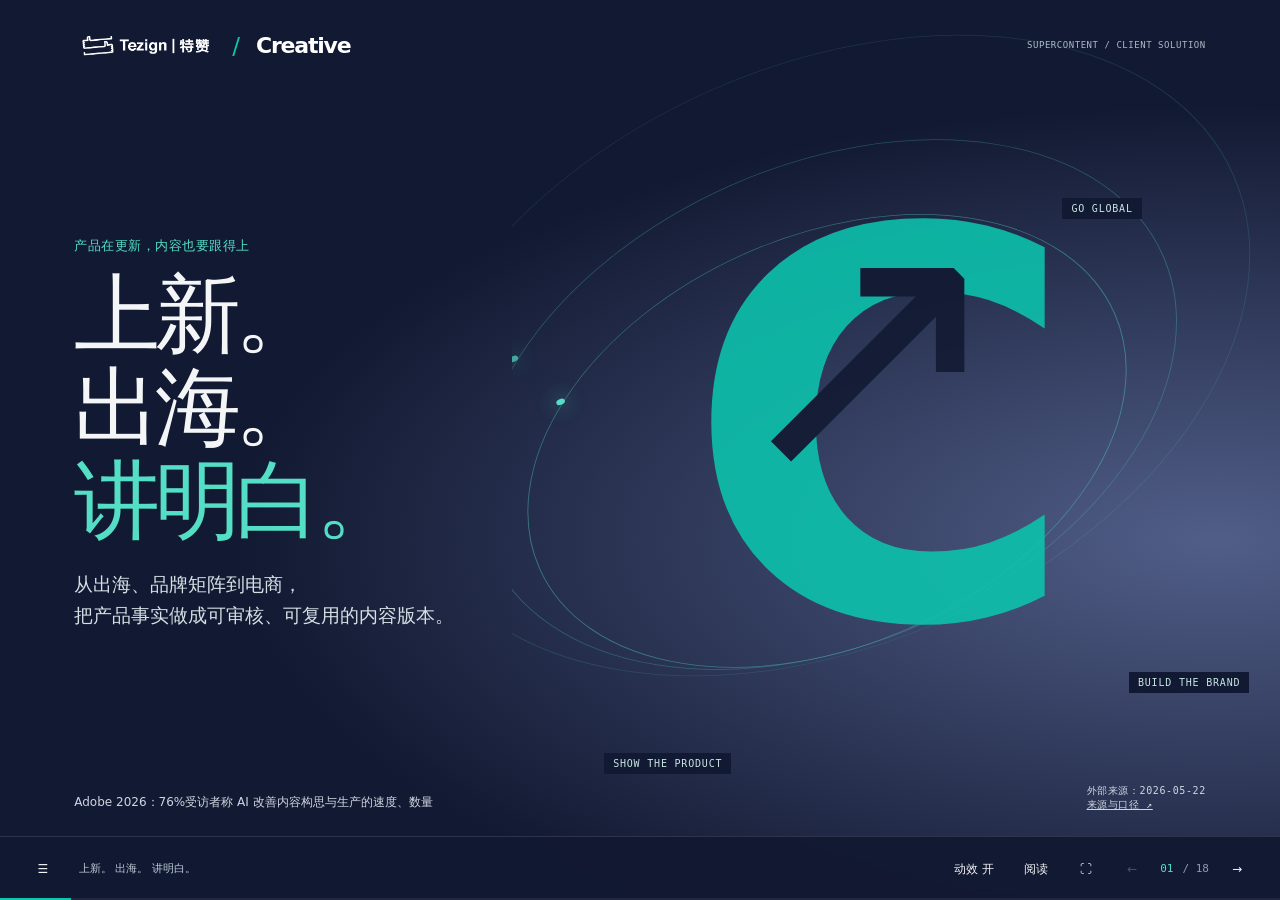
<file: index.html>
<!DOCTYPE html>

<html data-content-version="v1.4.0" lang="zh-CN">
<head>
<meta charset="utf-8"/><meta content="width=device-width, initial-scale=1, viewport-fit=cover" name="viewport"/>
<meta content="#121932" name="theme-color"/><meta content="特赞 SuperContent：逐页行业证据、真实作品与可检查内容交付；内容核对2026年10月11日。" name="description"/>
<title>特赞 Creative × SuperContent · 内容触客方案</title>
<link href="./assets/favicon.svg" rel="icon" type="image/svg+xml"/><link href="./deck.css" rel="stylesheet"/><script defer="" src="./deck.js"></script>
</head>
<body>
<a class="skip-link" href="#slide-1">进入方案内容</a>
<main aria-label="SuperContent 内容触客方案，共18页" id="deck">
<section aria-label="第1页" class="slide cover dark active" data-industry-note="Adobe 2026：76%受访者称GenAI改善构思与生产的数量和速度；它是自评比例，不是效率提升76%。" data-source-ids="sacac97afe4" data-title="上新。 出海。 讲明白。" id="slide-1">
<header class="brandline"><span class="brand-lockup"><img alt="Tezign 特赞" class="brand-logo" src="./assets/tezign-white.png"/><span class="brand-slash">/</span><span class="creative-wordmark">Creative</span></span><span class="mono">SUPERCONTENT / CLIENT SOLUTION</span></header>
<div aria-hidden="true" class="cover-art"><div class="orbit orbit-one"></div><div class="orbit orbit-two"></div><div class="orbit orbit-three"></div><div class="creative-glyph">C<span>↗</span></div><span class="art-label label-world">GO GLOBAL</span><span class="art-label label-brand">BUILD THE BRAND</span><span class="art-label label-product">SHOW THE PRODUCT</span></div>
<div class="cover-copy"><p class="eyebrow">产品在更新，内容也要跟得上</p><h1>上新。<br/>出海。<br/><span class="accent">讲明白。</span></h1><p class="cover-sub">从出海、品牌矩阵到电商，<br/>把产品事实做成可审核、可复用的内容版本。</p></div>
<footer class="cover-footer"><span>Adobe 2026：76%受访者称 AI 改善内容构思与生产的速度、数量</span><span class="mono">外部来源：2026-05-22<br/><a data-source-link="" href="./sources.html#p01" rel="noopener noreferrer" target="_blank"><u>来源与口径 ↗</u></a></span></footer>
</section>
<section aria-label="第2页" class="slide light" data-industry-note="Lenovo 2024活动需求举例：4产品×8渠道×4语言×3变体=384项素材。先规划版本，再决定首轮做哪些。" data-source-ids="s91e0317dcb" data-title="新市场先理解。日常有回应。 购买前看得懂。" id="slide-2" inert="">
<header class="brandline"><span class="brand-lockup"><img alt="Tezign 特赞" class="brand-logo" src="./assets/tezign-white.png"/><span class="brand-slash">/</span><span class="creative-wordmark">Creative</span></span><span class="mono">01 / THE CONTENT SYSTEM</span></header>
<div class="slide-heading"><p class="eyebrow">同一产品，客户在不同阶段有不同疑问</p><h2>新市场先理解。日常有回应。<br/><span class="accent">购买前看得懂。</span></h2></div>
<div class="scenario-strip"><article><span class="scenario-number">01</span><h3>海外出海内容</h3><p class="scenario-question">新国家的消费者，<br/>在哪种场景需要它？</p><div class="scenario-tags"><span>市场表达</span><span>本地化版本</span></div><p>交付：场景脚本、成片、当地语种版本。</p></article><article><span class="scenario-number">02</span><h3>国内内容矩阵</h3><p class="scenario-question">品牌自己的账号，<br/>持续回答哪些问题？</p><div class="scenario-tags"><span>栏目规划</span><span>持续供给</span></div><p>交付：栏目排期、素材批次、平台版本。</p></article><article><span class="scenario-number">03</span><h3>电商内容</h3><p class="scenario-question">消费者准备购买时，<br/>还缺哪一份说明？</p><div class="scenario-tags"><span>卖点证明</span><span>商品素材</span></div><p>交付：卖点演示、详情短片、商品卡素材。</p></article></div>
<p class="takeaway">Lenovo 2024公开需求示例：4产品 × 8渠道 × 4语种 × 3变体＝384份素材。先选本轮最关键的版本。</p>
<p class="footnote"><br/>外部来源：2024-10-14 <a data-source-link="" href="./sources.html#p02" rel="noopener noreferrer" target="_blank"><u>来源与口径 ↗</u></a></p></section>
<section aria-label="第3页" class="slide dark path-slide" data-industry-note="Adobe 2026：53%受访机构称内容链仍主要是线性、资源密集的流程。首轮合作要贯通制作、审核与交接。" data-source-ids="sacac97afe4" data-title="从下一个经营节点， 做一轮 范围清楚的合作。" id="slide-3" inert="">
<header class="brandline"><span class="brand-lockup"><img alt="Tezign 特赞" class="brand-logo" src="./assets/tezign-white.png"/><span class="brand-slash">/</span><span class="creative-wordmark">Creative</span></span><span class="mono">02 / HOW WE REACH CLIENTS</span></header>
<div class="slide-heading"><p class="eyebrow">第一次合作，先解决一项内容缺口</p><h2>从下一个经营节点，<br/>做一轮<span class="accent">范围清楚的合作。</span></h2></div>
<div class="reach-path"><article><span>01</span><h3>看相关作品</h3><p>看行业表达<br/>谈当前内容缺口</p><small>确认作品是否适合你的任务</small></article><article><span>02</span><h3>选一个任务</h3><p>上新 / 出海<br/>大促 / 门店活动</p><small>写清要回答的产品问题</small></article><article><span>03</span><h3>共同定 Brief</h3><p>资料、渠道、受众<br/>审核与验收口径</p><small>客户确认事实和首轮范围</small></article><article><span>04</span><h3>付费首批交付</h3><p>一产品 / 一市场<br/>获批后制作版本</p><small>数量、周期、价格写进 SOW</small></article><article><span>05</span><h3>复盘再扩展</h3><p>交付与反馈对照<br/>确定下一经营节点</p><small>验收后决定是否追加</small></article></div>
<div class="entry-note"><span class="entry-marker">↗</span><p><b>第一次交流看三样东西：</b>相关作品、真实产品问题、首轮交付清单。</p></div>
<p class="footnote">Adobe 2026：53%受访机构称内容链仍线性且资源密集。首轮先贯通制作、审核与交接；合作路径为建议。<br/>外部来源：2026-05-22 <a data-source-link="" href="./sources.html#p03" rel="noopener noreferrer" target="_blank"><u>来源与口径 ↗</u></a></p>
</section>
<section aria-label="第4页" class="slide light industry-overview" data-industry-note="2025中国限上名义零售额同比：通讯器材+20.9%，汽车−1.5%。品类节奏不同，内容切口也要按购买疑问调整。" data-source-ids="sf526ede248" data-title="行业不同，疑问不同。 先找到 产品解释的切口。" id="slide-4" inert="">
<header class="brandline"><span class="brand-lockup"><img alt="Tezign 特赞" class="brand-logo" src="./assets/tezign-white.png"/><span class="brand-slash">/</span><span class="creative-wordmark">Creative</span></span><span class="mono">03 / SIX INDUSTRY ENTRIES</span></header>
<div class="slide-heading"><p class="eyebrow">六行业方案 · 从消费者的真实问题进入</p><h2>行业不同，疑问不同。<br/>先找到<span class="accent">产品解释的切口。</span></h2></div><div class="industry-index"><article><span>01</span><h3>家电 · 家居</h3><p>放得下？怎么用？ → 空间与步骤</p></article><article><span>02</span><h3>3C · 数码</h3><p>功能有什么不同？ → 直观演示</p></article><article><span>03</span><h3>美妆 · 个护</h3><p>怎样选、怎样用？ → 质地与顺序</p></article><article><span>04</span><h3>服饰 · 运动</h3><p>细节与场景合适吗？ → 搭配与结构</p></article><article><span>05</span><h3>食品 · 饮料</h3><p>哪种规格、什么时刻？ → 组合与用途</p></article><article><span>06</span><h3>汽车 · 门店</h3><p>适合我吗、怎么预约？ → 车型与服务</p></article></div><p class="takeaway">先选一个产品疑问，形成可报价、可验收的首批内容。</p><p class="footnote">国家统计局2025全年：中国限上零售通讯器材 +20.9%、汽车 −1.5%，品类节奏不同。本页为行业应用建议。<br/>外部来源：2026-01-19 <a data-source-link="" href="./sources.html#p04" rel="noopener noreferrer" target="_blank"><u>来源与口径 ↗</u></a></p>
</section>
<section aria-label="第5页" class="slide light" data-industry-note="可口可乐2024年三支AI节庆广告在北美加入当地城市元素；保持品牌资产，再调整地理与使用线索。" data-source-ids="sc3f5c31e36" data-title="翻译之前，先回答： 当地人为什么需要它？" id="slide-5" inert="">
<header class="brandline"><span class="brand-lockup"><img alt="Tezign 特赞" class="brand-logo" src="./assets/tezign-white.png"/><span class="brand-slash">/</span><span class="creative-wordmark">Creative</span></span><span class="mono">04 / GO GLOBAL</span></header>
<div class="slide-heading"><p class="eyebrow">海外出海内容 · 一国、一产品、一渠道先启动</p><h2>翻译之前，先回答：<br/><span class="accent">当地人为什么需要它？</span></h2></div>
<div class="method-layout"><div class="editorial-statement"><span class="large-index">01</span><p>一个国家、一个产品，<br/>先说明一个当地使用问题。</p><div aria-hidden="true" class="market-route"><i></i><span>PRODUCT</span><b>↗</b><span>LOCAL SCENE</span><b>↗</b><span>CONTENT</span></div></div><div class="method-lines"><article><span>输入</span><div><h3>产品事实 + 当地使用问题</h3><p>目标国家、渠道、产品参数、授权素材与本地审核人。</p></div></article><article><span>制作</span><div><h3>调整场景、开场与字幕</h3><p>保留产品事实，调整场景与表达；语种经指定审核方确认。</p></div></article><article><span>交付</span><div><h3>成片 + 市场版本目录</h3><p>目录写明市场、语种、比例、素材来源及审核版本。</p></div></article><article><span>迭代</span><div><h3>看清差异，再决定扩展</h3><p>在授权数据下比较开场或场景，明确下一批保留与修改项。</p></div></article></div></div>
<p class="footnote">行业参考：可口可乐2024三支AI节庆广告，北美版本加入城市元素。本地化不止翻译；发布、投放和媒体预算另约。<br/>外部来源：2024-12-10 <a data-source-link="" href="./sources.html#p05" rel="noopener noreferrer" target="_blank"><u>来源与口径 ↗</u></a></p>
</section>
<section aria-label="第6页" class="slide light" data-industry-note="CNNIC第57次报告：截至2025年12月，中国短视频用户10.74亿，占网民95.4%；广泛使用习惯不等于品牌去重触达。" data-source-ids="s4e12f3a53f" data-title="产品事实有一份， 用户问题 持续有回答。" id="slide-6" inert="">
<header class="brandline"><span class="brand-lockup"><img alt="Tezign 特赞" class="brand-logo" src="./assets/tezign-white.png"/><span class="brand-slash">/</span><span class="creative-wordmark">Creative</span></span><span class="mono">05 / BRAND CONTENT MATRIX</span></header>
<div class="slide-heading"><p class="eyebrow">国内内容矩阵 · 一套主线，三种平台表达</p><h2>产品事实有一份，<br/>用户问题<span class="accent">持续有回答。</span></h2></div>
<div class="matrix-layout"><div class="content-spine"><span class="mono">ONE BRAND STORY</span><h3>产品事实<br/>× 用户疑问<br/>× 上新与活动</h3><p>同一产品问题，形成连续栏目</p></div><div class="platform-lines"><article><span class="platform-mark">RED</span><div><h3>小红书</h3><p>选购疑问、使用步骤、产品细节；围绕一个问题形成一篇。</p></div><b>图文 / 竖版短片</b></article><article><span class="platform-mark">DOU</span><div><h3>抖音</h3><p>先演示问题与动作，再说明功能；调整开场与节奏。</p></div><b>竖版短片 / 版本迭代</b></article><article><span class="platform-mark">WX</span><div><h3>视频号</h3><p>讲清产品与服务，交代活动信息和客户提供的承接入口。</p></div><b>短片 / 讲解 / 活动素材</b></article></div></div>
<p class="takeaway">先确认一个栏目主线，交付脚本、批次素材与三平台版本；客户审核并组织发布。</p><p class="footnote">CNNIC第57次报告：截至2025年底，中国短视频用户10.74亿。平台表达为本次建议；发布、运营与投放另约。<br/>外部来源：2026-02-05 <a data-source-link="" href="./sources.html#p06" rel="noopener noreferrer" target="_blank"><u>来源与口径 ↗</u></a></p>
</section>
<section aria-label="第7页" class="slide light ecommerce-slide" data-industry-note="2025中国实物商品网上零售占社会消费品零售总额26.1%；商品内容需要解释功能、条件与具体SKU。" data-source-ids="sf526ede248" data-title="买之前的疑问， 做成 看得见的说明。" id="slide-7" inert="">
<header class="brandline"><span class="brand-lockup"><img alt="Tezign 特赞" class="brand-logo" src="./assets/tezign-white.png"/><span class="brand-slash">/</span><span class="creative-wordmark">Creative</span></span><span class="mono">06 / ECOMMERCE CONTENT</span></header>
<div class="slide-heading"><p class="eyebrow">电商内容 · 从产品参数走到购买理解</p><h2>买之前的疑问，<br/>做成<span class="accent">看得见的说明。</span></h2></div>
<div class="ecommerce-layout"><figure class="product-proof"><img alt="既有配件作品中的手机与电源配件直观演示" loading="lazy" src="./assets/ecommerce-proof.webp"/><figcaption class="mono">PRODUCT BENEFIT / VISIBLE PROOF</figcaption></figure><div class="ecommerce-deliverables"><article><span>01</span><div><h3>功能与条件</h3><p>演示怎样用、解决什么问题，交代适用条件。</p></div></article><article><span>02</span><div><h3>购买问题短片</h3><p>按用途、操作、规格与差异组织商品页说明。</p></div></article><article><span>03</span><div><h3>上新 · 活动版本</h3><p>围绕SKU和真实活动信息，制作比例与画面版本。</p></div></article><article><span>04</span><div><h3>SKU目录交接</h3><p>标明商品、平台规格、获批版本与使用范围。</p></div></article></div></div>
<p class="footnote">国家统计局：2025中国实物商品网上零售占社零26.1%。画面为既有作品；不承诺销量或转化增幅。<br/>外部来源：2026-01-19 <a data-source-link="" href="./sources.html#p07" rel="noopener noreferrer" target="_blank"><u>来源与口径 ↗</u></a></p>
</section>
<section aria-label="第8页" class="slide light sector-slide appliance-sector" data-industry-note="2025中国限上名义家电零售+11.0%、家具+14.6%；三星2025家电活动拟覆盖50余国，用生活场景解释产品功能，并非AIGC制作证明。" data-source-ids="sf526ede248 sbd8a917586" data-title="功能好不好， 先看 怎样放、怎样用。" id="slide-8" inert="">
<header class="brandline"><span class="brand-lockup"><img alt="Tezign 特赞" class="brand-logo" src="./assets/tezign-white.png"/><span class="brand-slash">/</span><span class="creative-wordmark">Creative</span></span><span class="mono">07 / APPLIANCES · HOME</span></header>
<div class="slide-heading"><p class="eyebrow">家电 · 家居 · 让家庭看懂产品的使用条件</p><h2>功能好不好，<br/>先看<span class="accent">怎样放、怎样用。</span></h2></div><div class="industry-entry"><p><b>行业背景</b>2025中国限上零售：家电 +11.0%，家具 +14.6%</p><p><b>首批任务</b>选一种家庭场景，讲清空间、安装与操作条件</p></div><div class="industry-scenarios"><article><span class="scenario-label">海外出海</span><h3>当地家庭怎样使用？</h3><p>从居住空间与使用习惯切入，制作场景短片、操作和语种版本。</p><small>首轮限定一市场、一功能与一场景。</small></article><article><span class="scenario-label">国内矩阵</span><h3>日常疑问怎样连续回答？</h3><p>围绕安装、清洁、保养与操作问题，形成品牌账号FAQ栏目。</p><small>客户提供真实说明书与限制条件。</small></article><article><span class="scenario-label">电商内容</span><h3>放得下、用得好吗？</h3><p>把尺寸、操作动作与功能做成商品页短片和活动版本。</p><small>性能依据与比较条件先经客户审核。</small></article></div><p class="footnote">行业参考：三星2025家电活动拟覆盖50余国，以生活场景解释产品AI功能；非AIGC制作证明。本页为应用建议。<br/>外部来源：2026-01-19 / 2025-10-21 <a data-source-link="" href="./sources.html#p08" rel="noopener noreferrer" target="_blank"><u>来源与口径 ↗</u></a></p>
</section>
<section aria-label="第9页" class="slide dark sector-slide tech-sector" data-industry-note="2025中国限上通讯器材名义零售+20.9%；Lenovo2024例子显示多产品、多渠道、多语种会放大版本需求。" data-source-ids="sf526ede248 s91e0317dcb" data-title="参数很长， 用户需要 看懂一次操作。" id="slide-9" inert="">
<header class="brandline"><span class="brand-lockup"><img alt="Tezign 特赞" class="brand-logo" src="./assets/tezign-white.png"/><span class="brand-slash">/</span><span class="creative-wordmark">Creative</span></span><span class="mono">08 / 3C · CONSUMER ELECTRONICS</span></header>
<div class="slide-heading"><p class="eyebrow">3C · 数码 · 新功能、兼容性与真实条件</p><h2>参数很长，<br/>用户需要<span class="accent">看懂一次操作。</span></h2></div><div class="industry-entry"><p><b>行业背景</b>2025中国限上通讯器材零售额同比 +20.9%</p><p><b>首批任务</b>选一个新品功能，做操作、配件和渠道版本</p></div><div class="industry-scenarios"><article><span class="scenario-label">海外出海</span><h3>新功能解决哪种问题？</h3><p>把手机与硬件功能放进当地任务，制作场景混剪与语种版本。</p><small>参数、软件版本与区域可用性先确认。</small></article><article><span class="scenario-label">国内矩阵</span><h3>操作问题怎样做成栏目？</h3><p>分解设置步骤、功能技巧、配件兼容与常见使用疑问。</p><small>一次内容回答一个操作问题。</small></article><article><span class="scenario-label">电商内容</span><h3>差异怎样真实呈现？</h3><p>以获批参数和素材，交付卖点演示、配件说明与详情短片。</p><small>比较主张写明来源与测试条件。</small></article></div><p class="footnote">Lenovo 2024例：一轮4产品×8渠道×4语种×3变体需384素材，为需求示例，非AI交付或绩效证明。<br/>外部来源：2026-01-19 / 2024-10-14 <a data-source-link="" href="./sources.html#p09" rel="noopener noreferrer" target="_blank"><u>来源与口径 ↗</u></a></p>
</section>
<section aria-label="第10页" class="slide light sector-slide beauty-sector" data-industry-note="欧莱雅2024 CREAITECH试验制作1,000余张美容图像；面向37品牌探索品牌视觉和本地化。实验图像不是商业发布量或功效证明。" data-source-ids="s11a2ed356e" data-title="质地与步骤， 让消费者 看清怎样选、怎样用。" id="slide-10" inert="">
<header class="brandline"><span class="brand-lockup"><img alt="Tezign 特赞" class="brand-logo" src="./assets/tezign-white.png"/><span class="brand-slash">/</span><span class="creative-wordmark">Creative</span></span><span class="mono">09 / BEAUTY · PERSONAL CARE</span></header>
<div class="slide-heading"><p class="eyebrow">美妆 · 个护 · 可见细节与有据表达</p><h2>质地与步骤，<br/>让消费者<span class="accent">看清怎样选、怎样用。</span></h2></div><div class="industry-entry"><p><b>行业背景</b>欧莱雅2024 CREAITECH产出1,000余张实验图像</p><p><b>首批任务</b>选一个产品，讲清质地、顺序与适用信息</p></div><div class="industry-scenarios"><article><span class="scenario-label">海外出海</span><h3>当地用户怎样选和用？</h3><p>按当地使用任务调整步骤、用语与场景，形成语种版本。</p><small>本地表达与标签信息由指定方审核。</small></article><article><span class="scenario-label">国内矩阵</span><h3>哪一步容易被误解？</h3><p>围绕使用顺序、用量说明、质地细节和选购疑问做系列。</p><small>依客户真实说明与授权素材表达。</small></article><article><span class="scenario-label">电商内容</span><h3>商品页还缺哪项细节？</h3><p>补齐包装、规格、使用步骤与活动版本；对应具体SKU。</p><small>不以AI皮肤画面证明产品功效。</small></article></div><p class="footnote">欧莱雅官方2024外部案例，实验图像非发布量。本页为建议；功效、适用与比较信息须有客户依据。<br/>外部来源：2024-05-21 <a data-source-link="" href="./sources.html#p10" rel="noopener noreferrer" target="_blank"><u>来源与口径 ↗</u></a></p>
</section>
<section aria-label="第11页" class="slide dark sector-slide sport-sector" data-industry-note="H&amp;M于2025年7月发布首批AI数字孪生时尚图像，结合牛仔系列与城市背景；它证明公开探索，不证明销售或效率改善。" data-source-ids="s052cd6d47b" data-title="把面料与结构， 放进 适合它的场景。" id="slide-11" inert="">
<header class="brandline"><span class="brand-lockup"><img alt="Tezign 特赞" class="brand-logo" src="./assets/tezign-white.png"/><span class="brand-slash">/</span><span class="creative-wordmark">Creative</span></span><span class="mono">10 / FASHION · SPORT</span></header>
<div class="slide-heading"><p class="eyebrow">服饰 · 运动 · 细节、搭配与条件讲清楚</p><h2>把面料与结构，<br/>放进<span class="accent">适合它的场景。</span></h2></div><div class="industry-entry"><p><b>行业背景</b>H&amp;M于2025年发布首批AI数字孪生时尚图像</p><p><b>首批任务</b>一个系列、一种场景，说明细节与搭配</p></div><div class="industry-scenarios"><article><span class="scenario-label">海外出海</span><h3>当地季节适合怎样穿？</h3><p>按气候、季节与使用任务，组织穿搭场景和当地语种版本。</p><small>场景建议与真实面料信息分别确认。</small></article><article><span class="scenario-label">国内矩阵</span><h3>怎样形成一组连续内容？</h3><p>从一个系列拆出搭配、结构、细节与使用说明栏目。</p><small>人物、肖像、品牌与素材授权先确认。</small></article><article><span class="scenario-label">电商内容</span><h3>下单前需要哪些细节？</h3><p>以授权商品图讲清尺寸、结构与组合，形成详情和活动版本。</p><small>性能与实测依据不以AI画面代替。</small></article></div><p class="footnote">H&amp;M 2025为外部行业探索，非效果证明。本页为建议；AI场景与真实商品细节分开审核。<br/>外部来源：2025-07-02 <a data-source-link="" href="./sources.html#p11" rel="noopener noreferrer" target="_blank"><u>来源与口径 ↗</u></a></p>
</section>
<section aria-label="第12页" class="slide light sector-slide food-sector" data-industry-note="2025中国限上粮油食品名义零售+9.3%、饮料+1.0%；可口可乐2024用三支AI节庆广告重述既有品牌资产。" data-source-ids="sf526ede248 sc3f5c31e36" data-title="一份产品信息， 进入 具体的消费时刻。" id="slide-12" inert="">
<header class="brandline"><span class="brand-lockup"><img alt="Tezign 特赞" class="brand-logo" src="./assets/tezign-white.png"/><span class="brand-slash">/</span><span class="creative-wordmark">Creative</span></span><span class="mono">11 / FOOD · BEVERAGE</span></header>
<div class="slide-heading"><p class="eyebrow">食品 · 饮料 · 围绕日常、节日与组合需求</p><h2>一份产品信息，<br/>进入<span class="accent">具体的消费时刻。</span></h2></div><div class="industry-entry"><p><b>行业背景</b>2025中国限上零售：粮油食品 +9.3%，饮料 +1.0%</p><p><b>首批任务</b>选一个节点，讲清场景、规格与组合</p></div><div class="industry-scenarios"><article><span class="scenario-label">海外出海</span><h3>新市场先解释什么？</h3><p>从包装、规格与使用方式进入，调整语种与当地消费场景。</p><small>配料、营养与地区标签信息先核对。</small></article><article><span class="scenario-label">国内矩阵</span><h3>日常与节日怎样连续讲？</h3><p>围绕用餐、办公室、礼赠与经营节点，形成场景系列素材。</p><small>保留品牌符号，避免虚构用户评价。</small></article><article><span class="scenario-label">电商内容</span><h3>组合和规格怎样讲清？</h3><p>用真实包装信息说明单品、组合、食用方式与活动版本。</p><small>不虚构口味、营养功效或检测结论。</small></article></div><p class="footnote">可口可乐2024三支AI广告演绎节庆品牌资产，北美加入城市元素；外部行业案例，本页为应用建议。<br/>外部来源：2026-01-19 / 2024-12-10 <a data-source-link="" href="./sources.html#p12" rel="noopener noreferrer" target="_blank"><u>来源与口径 ↗</u></a></p>
</section>
<section aria-label="第13页" class="slide dark automotive-slide" data-industry-note="2025中国限上汽车类名义零售额同比−1.5%；这是零售金额统计，不是汽车销量或本方案能带来的增量。" data-source-ids="sf526ede248" data-title="先看懂车与服务， 再知道 怎样预约。" id="slide-13" inert="">
<header class="brandline"><span class="brand-lockup"><img alt="Tezign 特赞" class="brand-logo" src="./assets/tezign-white.png"/><span class="brand-slash">/</span><span class="creative-wordmark">Creative</span></span><span class="mono">12 / AUTOMOTIVE RETAIL</span></header>
<div class="slide-heading"><p class="eyebrow">汽车 · 门店 · 车型、服务与真实预约入口</p><h2>先看懂车与服务，<br/>再知道<span class="accent">怎样预约。</span></h2></div>
<div class="industry-entry"><p><b>行业背景</b>2025中国限上汽车类零售额同比 −1.5%</p><p><b>首批任务</b>车型上新或门店活动，先讲清一次试驾准备</p></div><div class="automotive-layout"><div aria-hidden="true" class="showroom-art"><svg role="presentation" viewbox="0 0 640 340"><defs><lineargradient id="carGlow"><stop stop-color="currentColor" stop-opacity=".14"></stop><stop offset="1" stop-color="currentColor" stop-opacity="0"></stop></lineargradient></defs><path class="showroom-frame" d="M40 266V57H604V266M53 65H594M244 57V263M424 57V263M32 269H614"></path><path class="car-ground" d="M48 285H596"></path><path class="car-silhouette" d="M107 228l23-37 53-13 50-58h159l73 58 61 17 21 32-14 27H106z" fill="url(#carGlow)"></path><path class="car-silhouette" d="M192 178h273M208 172l37-40h60v40m12 0v-40h64l52 40M117 209h37m338 0h42M202 227h232"></path><circle class="car-wheel" cx="175" cy="245" r="29"></circle><circle class="car-wheel" cx="466" cy="245" r="29"></circle><circle class="car-wheel-inner" cx="175" cy="245" r="13"></circle><circle class="car-wheel-inner" cx="466" cy="245" r="13"></circle><path class="brand-sign" d="M271 85h126"></path></svg><span class="showroom-caption mono">MODEL → SHOWROOM → SERVICE → BOOKING</span></div><div class="automotive-lines"><article><span>01</span><div><h3>适合怎样的需求</h3><p>用获批车型参数与素材，说明空间、功能与适用条件。</p></div></article><article><span>02</span><div><h3>到店会经历什么</h3><p>用授权门店资料，讲清位置、接待与真实活动信息。</p></div></article><article><span>03</span><div><h3>试驾与服务FAQ</h3><p>回答预约准备、试驾流程与服务条件，减少信息缺口。</p></div></article><article><span>04</span><div><h3>预约入口可承接</h3><p>客户确认入口与接待负责人；素材指向有效预约页面。</p></div></article></div></div>
<p class="footnote">国家统计局2025全年名义限上零售口径；本页为门店应用示意。车型、活动、品牌视觉与入口由客户确认。<br/>外部来源：2026-01-19 <a data-source-link="" href="./sources.html#p13" rel="noopener noreferrer" target="_blank"><u>来源与口径 ↗</u></a></p>
</section>
<section aria-label="第14页" class="slide dark work-slide" data-industry-note="Lenovo 2024举例一次活动需要384项素材；制作表达、国别版本与使用条件要一起讨论。展示作品仅证明可观察的表达。" data-source-ids="s91e0317dcb" data-title="先看一支作品， 再讨论 你的产品怎样讲。" id="slide-14" inert="">
<header class="brandline"><span class="brand-lockup"><img alt="Tezign 特赞" class="brand-logo" src="./assets/tezign-white.png"/><span class="brand-slash">/</span><span class="creative-wordmark">Creative</span></span><span class="mono">13 / CONSUMER ELECTRONICS · REAL WORK</span></header>
<div class="slide-heading"><p class="eyebrow">既有手机本地化混剪 · 制作表达参考</p><h2>先看一支作品，<br/>再讨论<span class="accent">你的产品怎样讲。</span></h2></div><div class="work-layout"><div class="work-notes"><p class="mono">REAL FILM / LOCALIZED EDIT</p><h3>看开场、看功能，<br/>也看字幕与版本。</h3><p>先一起看完整作品：<br/>哪个场景与你的产品有关？<br/>哪个功能还需要补说明？<br/>第一轮先比较哪一种表达？</p><div class="work-purpose"><span>开场场景</span><span>功能说明</span><span>语种与版本</span></div></div><figure class="work-media"><video aria-label="既有手机本地化混剪完整作品" controls="" id="consumer-film" playsinline="" poster="./assets/consumer-electronics.jpg" preload="none"><source src="./assets/consumer-electronics.mp4" type="video/mp4"/>浏览器无法直接播放。<a href="./assets/consumer-electronics.mp4">打开完整视频</a>。</video><figcaption>既有手机本地化混剪 · 点击观看完整作品</figcaption></figure></div><p class="footnote">行业背景：Lenovo 2024一轮活动需384份素材。右侧为既有作品，仅展示表达；不附加未核验的传播效果。<br/>外部来源：2024-10-14 <a data-source-link="" href="./sources.html#p14" rel="noopener noreferrer" target="_blank"><u>来源与口径 ↗</u></a></p>
</section>
<section aria-label="第15页" class="slide dark evidence-slide" data-industry-note="2024东南亚视频电商占电商GMV约20%；多国素材同时承担场景展示与商品解释。" data-source-ids="s0af126b7a7" data-title="看多国内容供给， 也看 数据怎样统计。" id="slide-15" inert="">
<header class="brandline"><span class="brand-lockup"><img alt="Tezign 特赞" class="brand-logo" src="./assets/tezign-white.png"/><span class="brand-slash">/</span><span class="creative-wordmark">Creative</span></span><span class="mono">14 / PROJECT EVIDENCE</span></header>
<div class="slide-heading"><p class="eyebrow">某全球家电品牌 · 东盟六国国际赛事项目</p><h2>看多国内容供给，<br/>也看<span class="accent">数据怎样统计。</span></h2></div>
<div class="evidence-layout"><div class="evidence-numbers"><div class="hero-metric"><strong>3,257.3<span>万</span></strong><p>项目累计播放 · 自然 / 付费未拆分</p></div><div class="metric-pair"><div><strong>1,565</strong><p>条分发记录 · 非独立母片</p></div><div><strong>15.8<span>万</span></strong><p>项目累计互动</p></div></div><div aria-hidden="true" class="signal-bars"></div></div><figure class="evidence-media"><img alt="既有海外家电作品中的家庭使用场景" loading="lazy" src="./assets/overseas-scene.webp"/><figcaption><span class="mono">6 MARKETS / LOCAL CONTENT</span><p>多市场、多版本，<br/>需要统一审核与交接目录。</p></figcaption></figure></div>
<p class="footnote">截至2026.08.17历史项目汇总，自然 / 付费未拆分；分发记录非母片。项目总量不归因于展示画面；不作效果保证。<br/>行业背景：2024东南亚视频电商占电商GMV约20%（含直播与短视频）。 <a data-source-link="" href="./sources.html#p15" rel="noopener noreferrer" target="_blank"><u>来源与口径 ↗</u></a></p>
</section>
<section aria-label="第16页" class="slide light delivery-slide" data-industry-note="Adobe 2026：55%受访机构称有强AI治理政策，43%称政策持续执行；获批版本、质量记录与交接目录需要具体责任人。" data-source-ids="sacac97afe4" data-title="制作有版本，审核有记录。 每一批 能检查、能接手。" id="slide-16" inert="">
<header class="brandline"><span class="brand-lockup"><img alt="Tezign 特赞" class="brand-logo" src="./assets/tezign-white.png"/><span class="brand-slash">/</span><span class="creative-wordmark">Creative</span></span><span class="mono">15 / WHAT YOU RECEIVE</span></header>
<div class="slide-heading"><p class="eyebrow">交付机制 · AI制作与客户审核分工明确</p><h2>制作有版本，审核有记录。<br/>每一批<span class="accent">能检查、能接手。</span></h2></div>
<div class="delivery-rail"><article><span class="rail-dot">01</span><h3>脚本 · 样片</h3><p>先定产品问题、表达<br/>和目标渠道规格。</p><small>产物：脚本与样片</small></article><article><span class="rail-dot">02</span><h3>客户审核</h3><p>客户确认事实、品牌、<br/>语种与素材授权。</p><small>产物：审核与获批记录</small></article><article><span class="rail-dot">03</span><h3>批次版本</h3><p>按获批方向制作<br/>场景、语种与比例版本。</p><small>产物：编号版本文件</small></article><article><span class="rail-dot">04</span><h3>QC · 目录</h3><p>检查画音、字幕、规格<br/>及文件与目录对应。</p><small>产物：QC记录与目录</small></article><article><span class="rail-dot">05</span><h3>反馈 · 下一批</h3><p>看交付与授权反馈<br/>再定保留与修改项。</p><small>产物：下一批制作清单</small></article></div>
<div class="handoff-roles"><p><b>客户确认</b>事实、授权、脚本、当地表达、发布与验收。</p><p><b>我们负责</b>策划制作、版本适配、质量检查、目录交接和迭代建议。</p></div><div class="file-receipt"><span class="mono">DELIVERY / VERSION 01</span><span>成片</span><span>语种 / 平台版本</span><span>文件目录</span><span>QC 记录</span><span>使用说明</span></div>
<p class="footnote">Adobe 2026：55%受访机构称有强AI治理政策，43%称持续执行。审核轮次、质量标准与授权范围写入SOW。<br/>外部来源：2026-05-22 <a data-source-link="" href="./sources.html#p16" rel="noopener noreferrer" target="_blank"><u>来源与口径 ↗</u></a></p>
</section>
<section aria-label="第17页" class="slide dark pilot-slide" data-industry-note="Adobe 2025：89%受访营销人称内容须经过三个或以上审核环节。首轮合作先约定审核责任与验收标准。" data-source-ids="sb40da4c445" data-title="一个产品。一个优先任务。 先把首轮交付做完整。" id="slide-17" inert="">
<header class="brandline"><span class="brand-lockup"><img alt="Tezign 特赞" class="brand-logo" src="./assets/tezign-white.png"/><span class="brand-slash">/</span><span class="creative-wordmark">Creative</span></span><span class="mono">16 / START WITH ONE PROJECT</span></header>
<div class="slide-heading"><p class="eyebrow">合作入口 · 一轮付费项目，形成可核对的结果</p><h2>一个产品。一个优先任务。<br/><span class="accent">先把首轮交付做完整。</span></h2></div>
<div class="pilot-layout"><div class="pilot-count"><span class="mono">START HERE</span><strong>1</strong><p>轮付费小项目</p></div><div class="pilot-steps"><article><span>01</span><div><h3>选最急的一项</h3><p>选出海上市、品牌栏目或商品页缺口，写清要回答的问题。</p></div></article><article><span>02</span><div><h3>把边界写具体</h3><p>确认渠道、数量、语种、周期、价格、授权与审核轮次。</p></div></article><article><span>03</span><div><h3>验收后再扩展</h3><p>核对成片、获批版本与目录；有可比反馈，再定下一批。</p></div></article></div></div>
<p class="takeaway">先确认Brief、交付清单与验收标准，再确认报价和开始日期。</p><p class="footnote">Adobe 2025：89%受访营销人称内容需三个及以上审核环节。首轮先定审核人和验收项；发布、投放与媒体预算另约。<br/>外部来源：Adobe，2025.06.16。 <a data-source-link="" href="./sources.html#p17" rel="noopener noreferrer" target="_blank"><u>来源与口径 ↗</u></a></p>
</section>
<section aria-label="第18页" class="slide dark closing-slide" data-industry-note="Adobe 2026：44%受访机构认为数据质量与可用性已足以支持AI。合作从准确产品资料、目标市场和经营节点开始。" data-source-ids="sacac97afe4" data-title="带一个产品来。 把第一轮内容， 讲具体。" id="slide-18" inert="">
<header class="brandline"><span class="brand-lockup"><img alt="Tezign 特赞" class="brand-logo" src="./assets/tezign-white.png"/><span class="brand-slash">/</span><span class="creative-wordmark">Creative</span></span><span class="mono">17 / LET’S MAKE IT CONCRETE</span></header>
<div aria-hidden="true" class="closing-glyph">↗</div><div class="closing-copy"><p class="eyebrow">先说产品与客户，再说下一个经营节点</p><h2>带一个产品来。<br/>把第一轮内容，<br/><span class="accent">讲具体。</span></h2><p class="closing-sub">发来：产品资料、目标市场与渠道，<br/>以及下一个经营节点。我们先一起定首轮范围。</p><a class="contact-link" href="mailto:zhangjingwei@tezign.com?subject=SuperContent%20%E5%86%85%E5%AE%B9%E9%A1%B9%E7%9B%AE%E6%B2%9F%E9%80%9A"><span>张经纬 · 特赞内容工厂</span><b>zhangjingwei@tezign.com ↗</b></a></div><footer class="cover-footer"><span>Adobe 2026：仅44%受访机构认为现有数据质量与可用性足以支持 AI</span><span class="mono">外部来源：2026-05-22<br/><a data-source-link="" href="./sources.html#p18" rel="noopener noreferrer" target="_blank"><u>来源与口径 ↗</u></a></span></footer>
</section>
</main>
<nav aria-label="方案控制" class="deck-controls"><button aria-label="打开页面目录" id="contents-button" title="页面目录">☰</button><span class="control-title" id="control-title">把产品，变成客户看得见的内容</span><div class="controls-right"><button aria-pressed="true" id="motion-button" title="开关动效">动效 开</button><button id="mode-button" title="切换演示与阅读模式">阅读</button><button aria-label="进入全屏" id="fullscreen-button" title="全屏（F）">⛶</button><button aria-label="上一页" id="prev-button">←</button><span class="page-counter"><b id="page-number">01</b><span>/ 18</span></span><button aria-label="下一页" id="next-button">→</button></div><div class="deck-progress"><i id="deck-progress"></i></div></nav>
<dialog id="contents-dialog"><div class="dialog-top"><div><span class="mono">CLIENT CONTENT SOLUTION</span><h2>18 页 · 内容触客方案</h2></div><button aria-label="关闭目录" data-close="contents-dialog">×</button></div><ol id="contents-list"></ol></dialog>
<div aria-live="polite" class="sr-only" id="status"></div>
<noscript><style>.slide{display:flex!important;position:relative!important;min-height:100vh;height:auto!important}body{overflow:auto!important}.deck-controls{display:none}</style>本方案可直接阅读。页面切换与动效需要开启 JavaScript。</noscript>
</body>
</html>
</file>
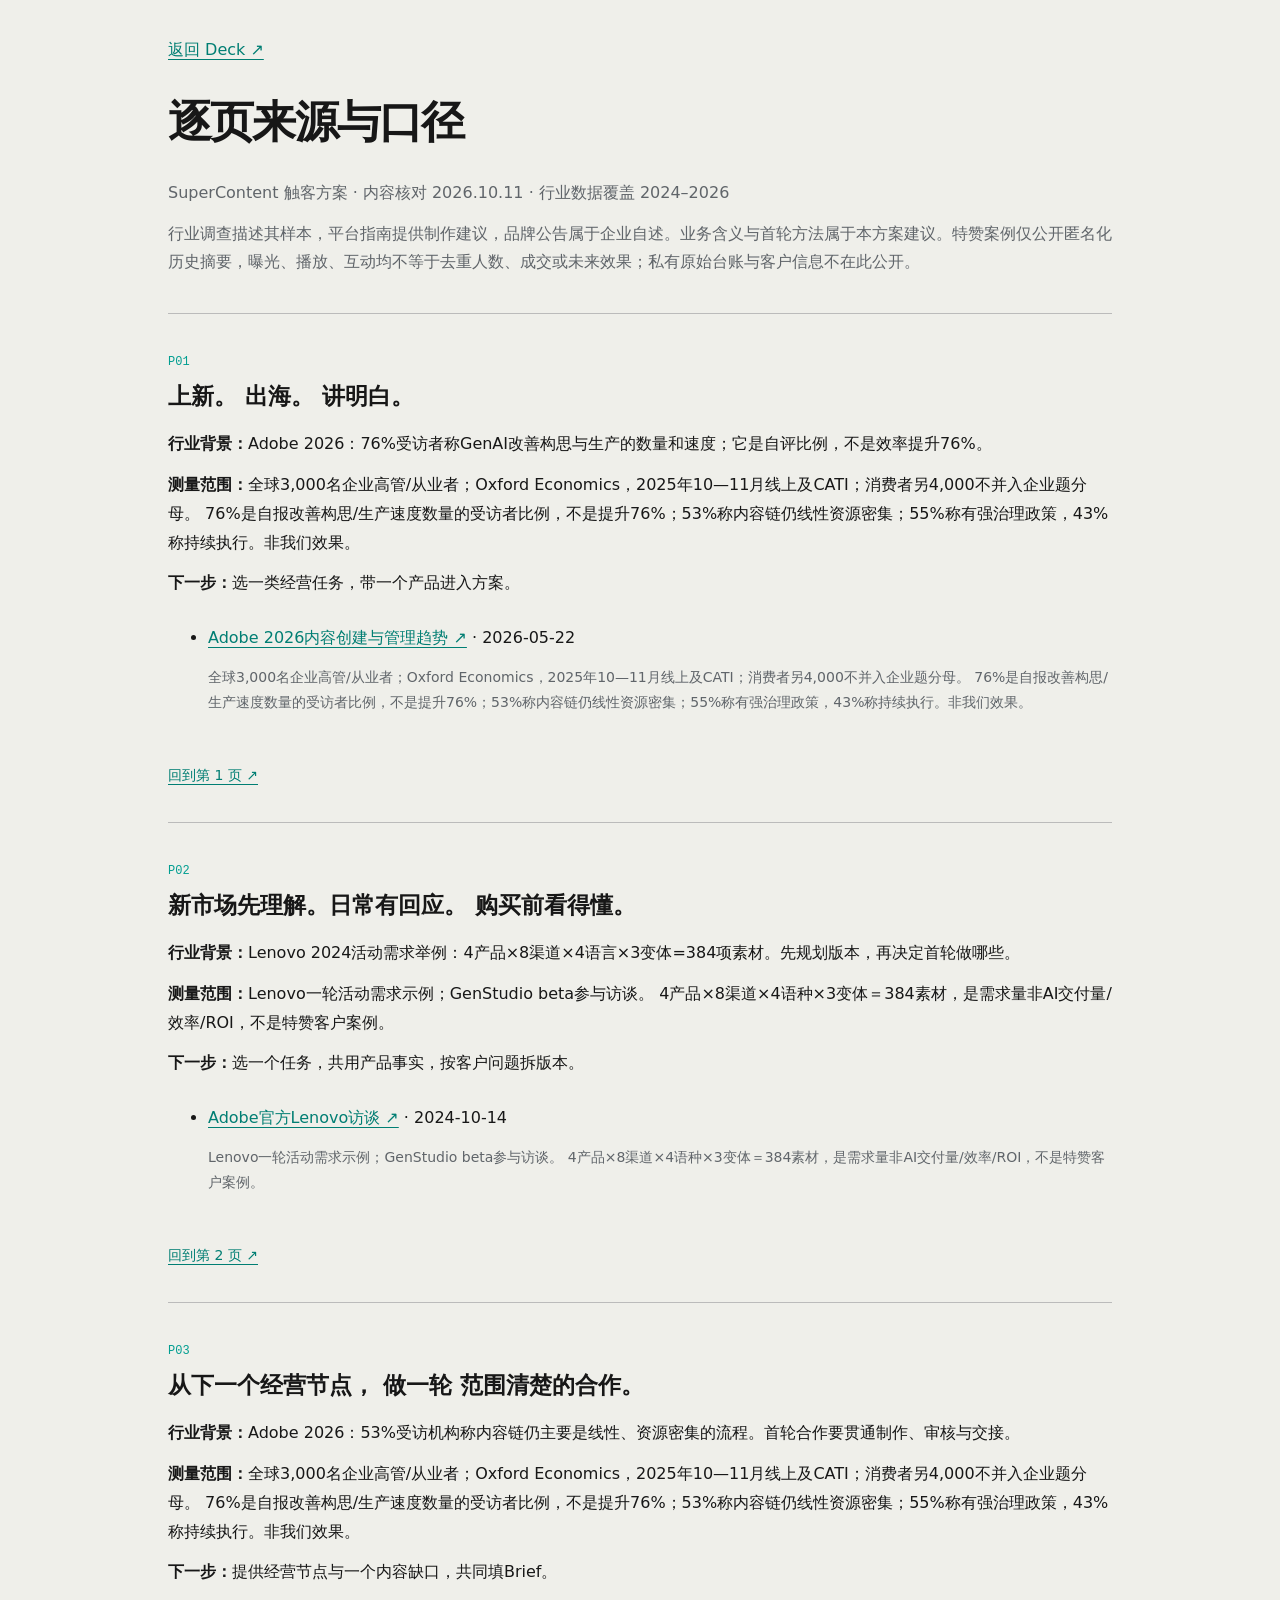
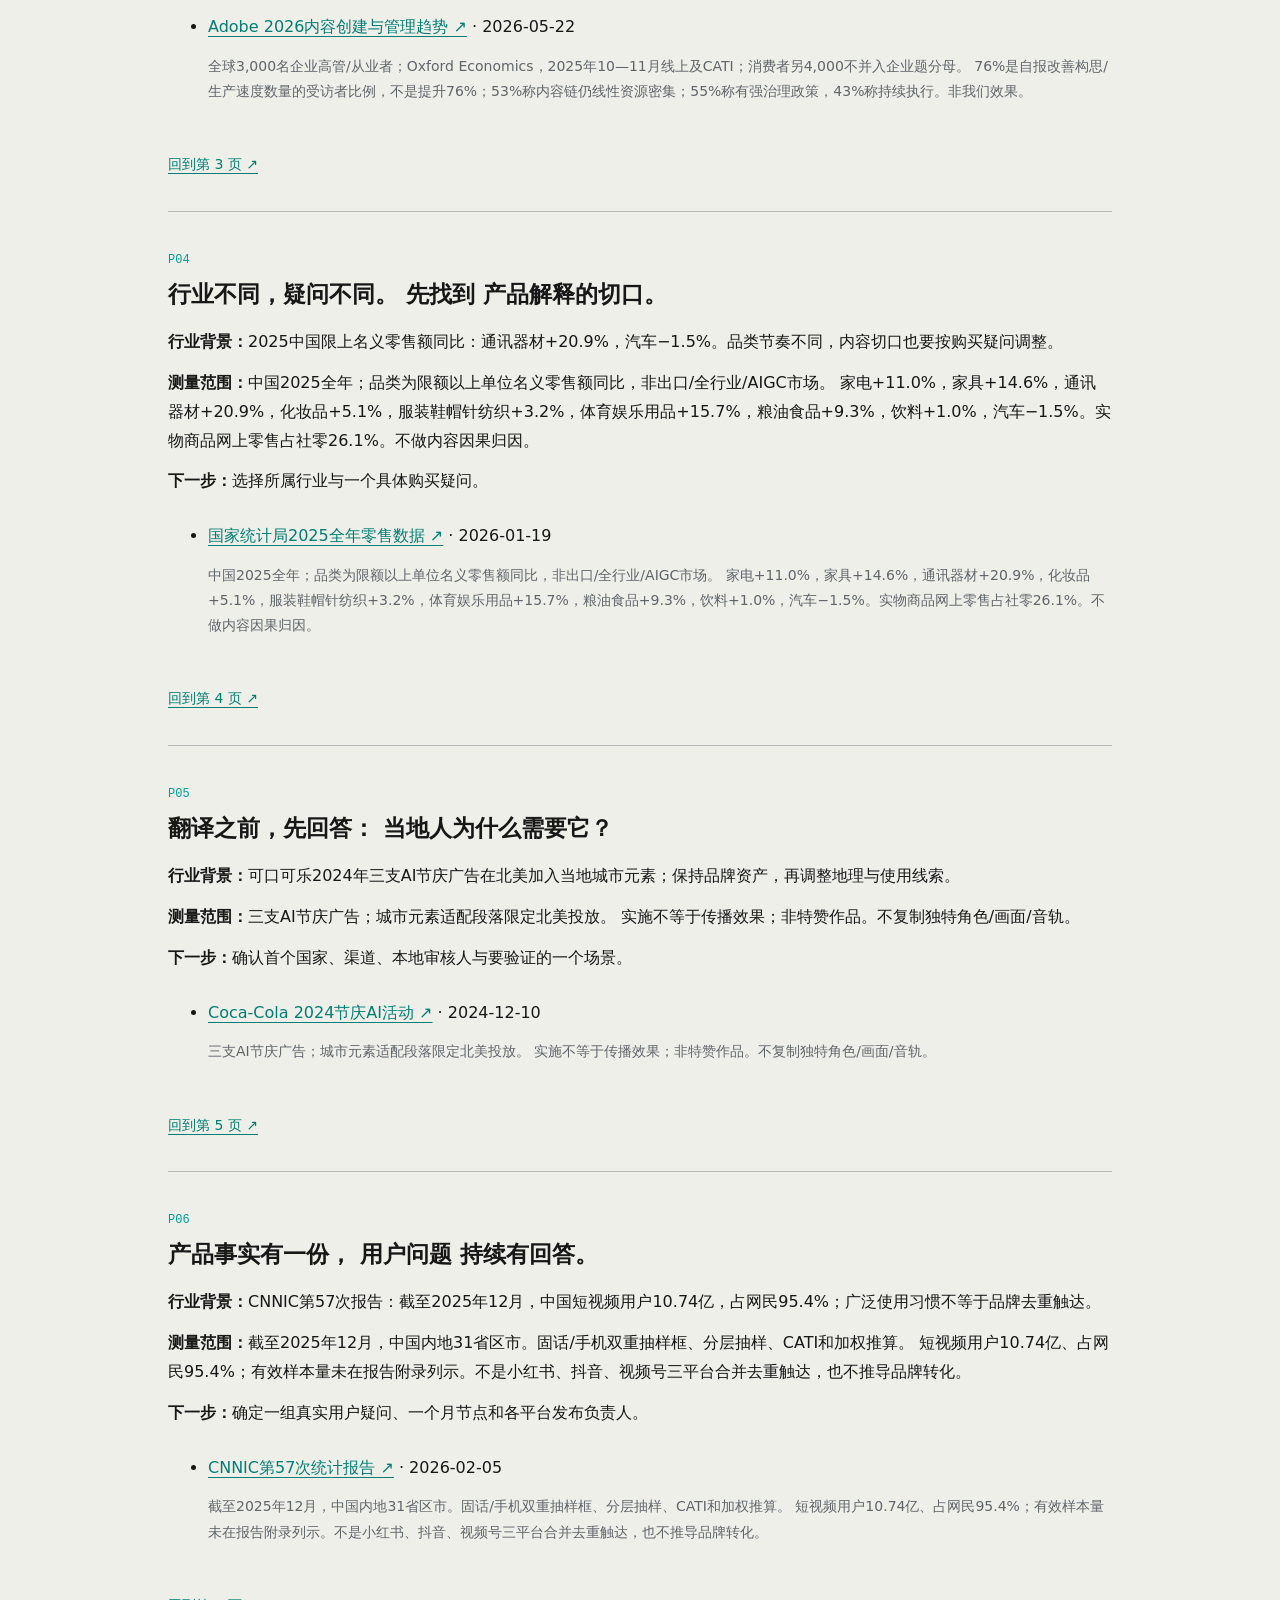
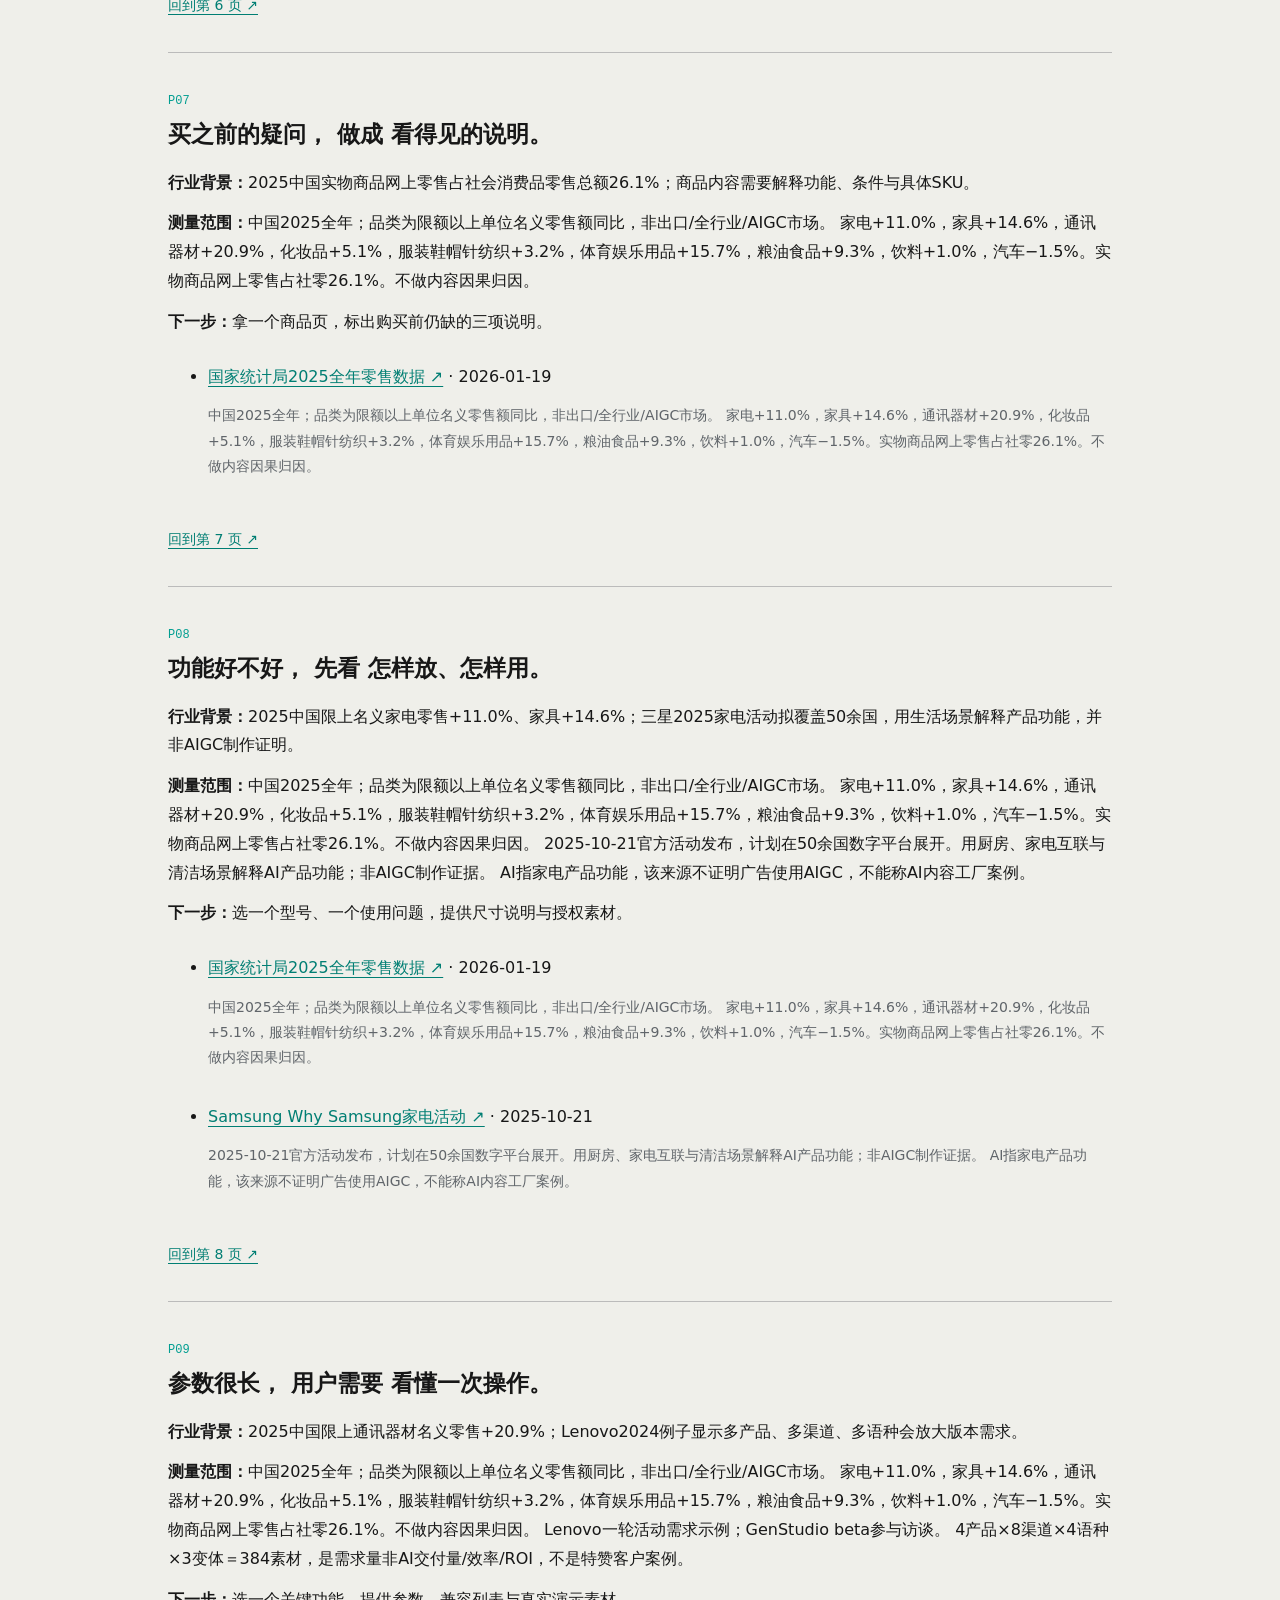
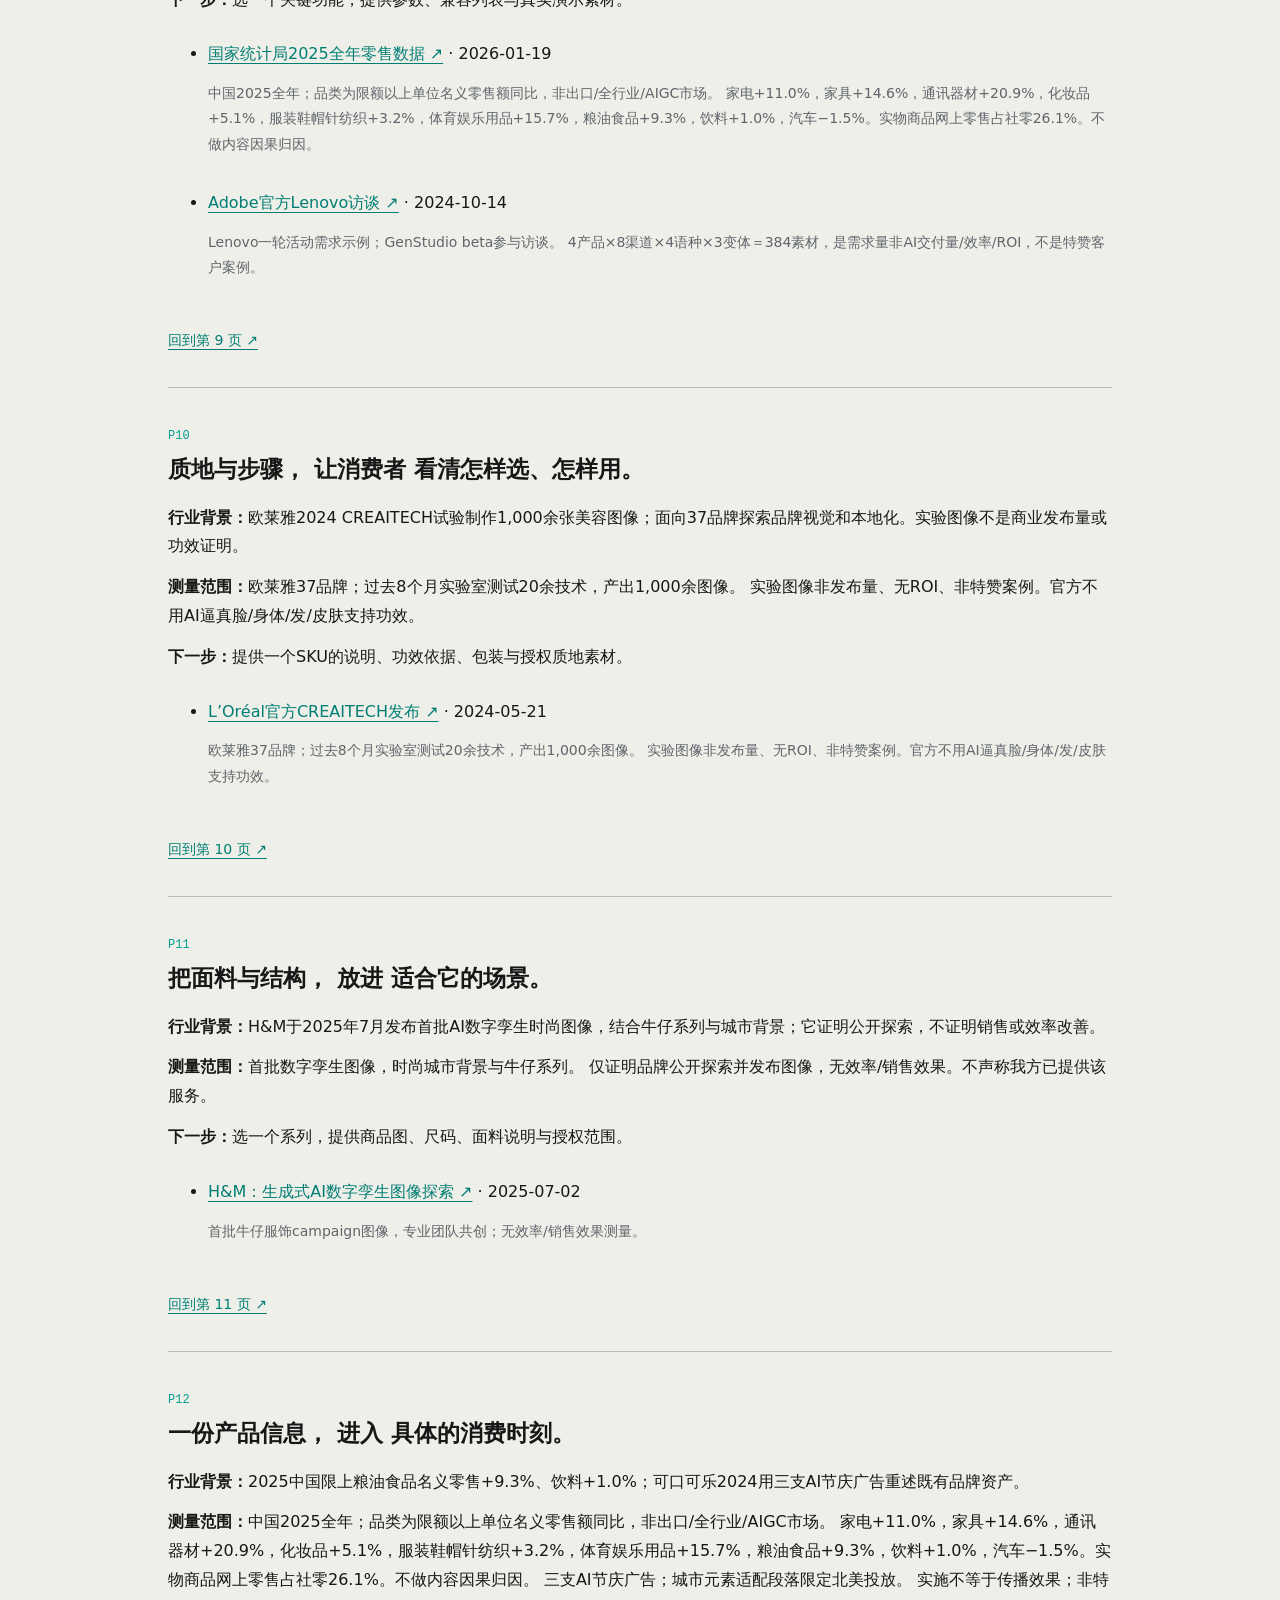
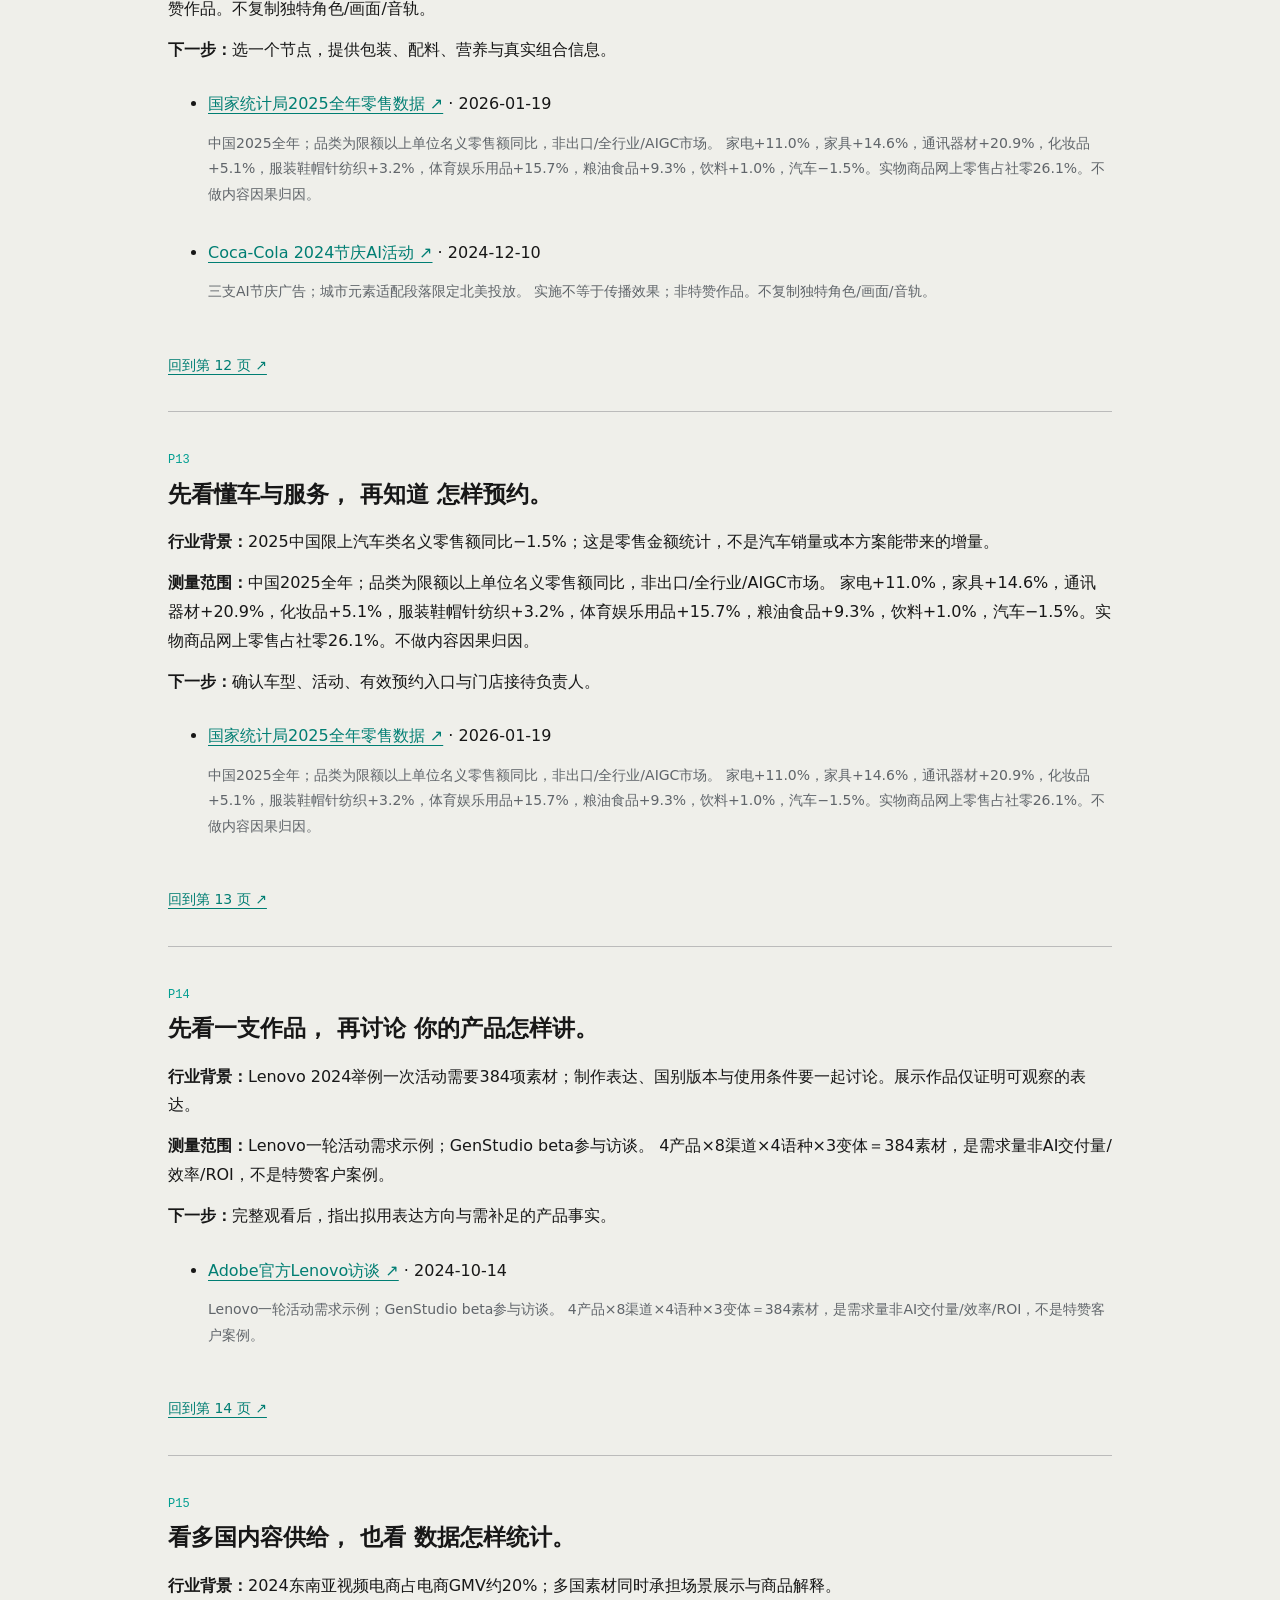
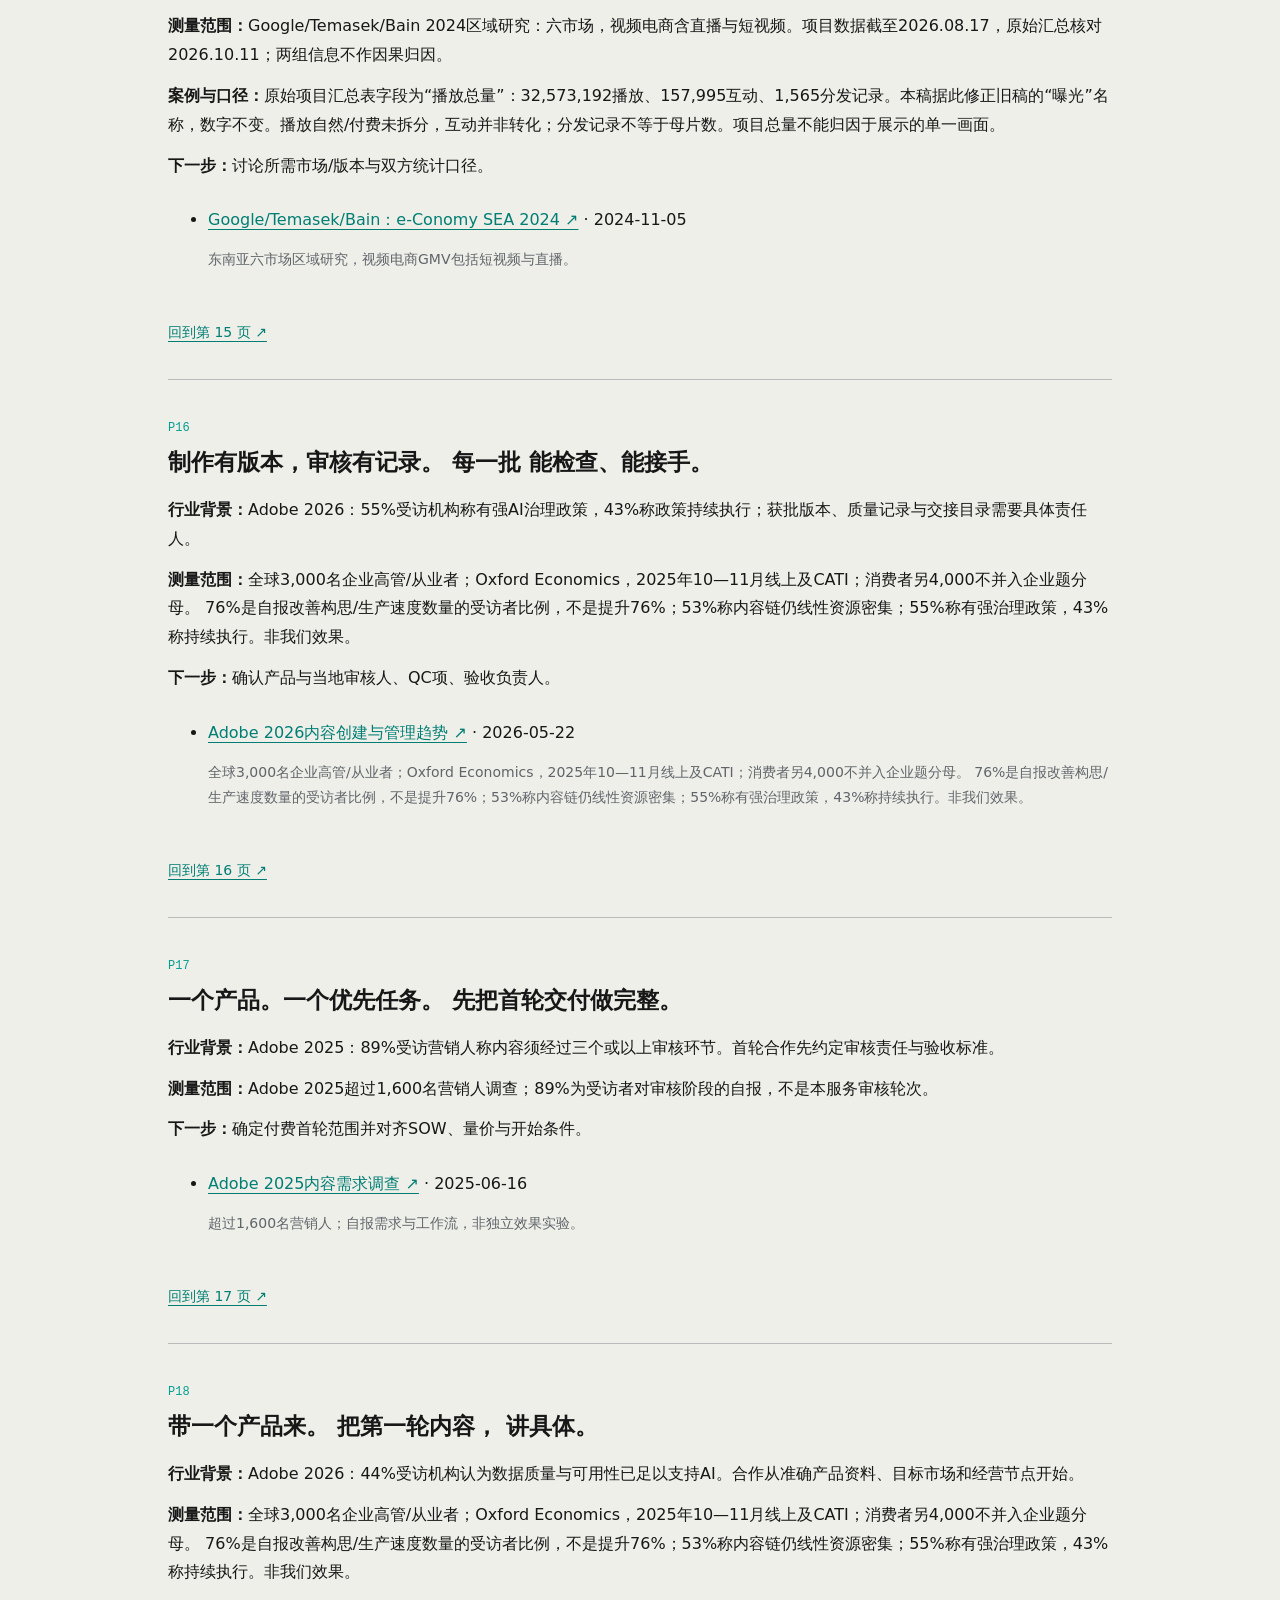
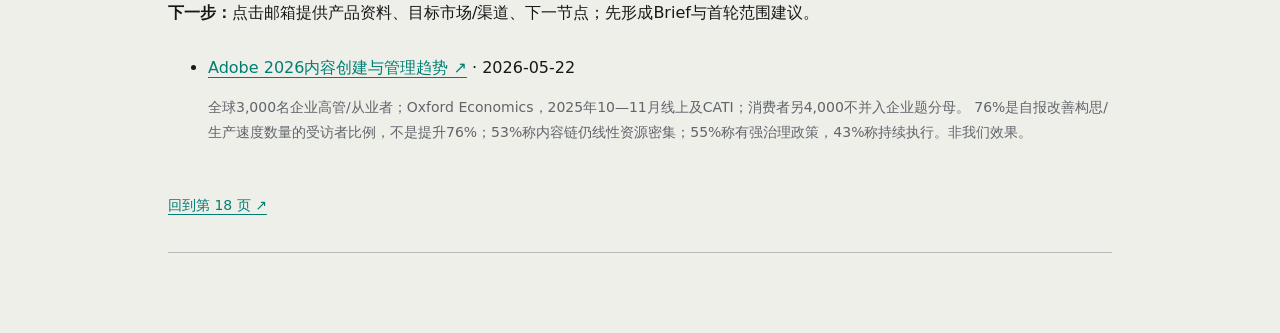
<file: sources.html>
<!doctype html><html lang="zh-CN"><head><meta charset="utf-8"><meta name="viewport" content="width=device-width,initial-scale=1"><title>SuperContent 触客方案｜逐页来源与口径</title><style>*{box-sizing:border-box}body{margin:0;background:#efefea;color:#171717;font:16px/1.8 "PingFang SC",system-ui,sans-serif}main{max-width:1000px;margin:auto;padding:36px 28px 80px}h1{font-size:clamp(28px,5vw,44px);line-height:1.25;letter-spacing:-.04em}h2{font-size:23px;line-height:1.4;margin:5px 0 18px}header{border-bottom:1px solid #bbb;padding-bottom:24px}header p{color:#60656a}article{scroll-margin-top:20px;border-bottom:1px solid #bbb;padding:32px 0}.number{font:12px Menlo,monospace;color:#029e91}p{margin:12px 0}a{color:#007e73;text-underline-offset:4px;overflow-wrap:anywhere}li{padding:10px 0}li p{font-size:14px;color:#60656a}b{font-weight:650}.back{display:inline-block;margin-top:10px;font-size:14px}@media(max-width:600px){main{padding:28px 20px 60px}body{font-size:14px}h2{font-size:20px}ul{padding-left:20px}}</style></head><body><main><header><a href="./index.html">返回 Deck ↗</a><h1>逐页来源与口径</h1><p>SuperContent 触客方案 · 内容核对 2026.10.11 · 行业数据覆盖 2024–2026</p><p>行业调查描述其样本，平台指南提供制作建议，品牌公告属于企业自述。业务含义与首轮方法属于本方案建议。特赞案例仅公开匿名化历史摘要，曝光、播放、互动均不等于去重人数、成交或未来效果；私有原始台账与客户信息不在此公开。</p></header><article id="p01" data-page="1"><span class="number">P01</span><h2>上新。 出海。 讲明白。</h2>
<p><b>行业背景：</b>Adobe 2026：76%受访者称GenAI改善构思与生产的数量和速度；它是自评比例，不是效率提升76%。</p><p><b>测量范围：</b>全球3,000名企业高管/从业者；Oxford Economics，2025年10—11月线上及CATI；消费者另4,000不并入企业题分母。 76%是自报改善构思/生产速度数量的受访者比例，不是提升76%；53%称内容链仍线性资源密集；55%称有强治理政策，43%称持续执行。非我们效果。</p>
<p><b>下一步：</b>选一类经营任务，带一个产品进入方案。</p><ul><li id="p01-sacac97afe4"><a href="https://business.adobe.com/resources/reports/content-management-digital-trends.html" target="_blank" rel="noopener noreferrer">Adobe 2026内容创建与管理趋势 ↗</a> · 2026-05-22<p>全球3,000名企业高管/从业者；Oxford Economics，2025年10—11月线上及CATI；消费者另4,000不并入企业题分母。 76%是自报改善构思/生产速度数量的受访者比例，不是提升76%；53%称内容链仍线性资源密集；55%称有强治理政策，43%称持续执行。非我们效果。</p></li></ul><a class="back" href="./index.html#p1">回到第 1 页 ↗</a></article><article id="p02" data-page="2"><span class="number">P02</span><h2>新市场先理解。日常有回应。 购买前看得懂。</h2>
<p><b>行业背景：</b>Lenovo 2024活动需求举例：4产品×8渠道×4语言×3变体=384项素材。先规划版本，再决定首轮做哪些。</p><p><b>测量范围：</b>Lenovo一轮活动需求示例；GenStudio beta参与访谈。 4产品×8渠道×4语种×3变体＝384素材，是需求量非AI交付量/效率/ROI，不是特赞客户案例。</p>
<p><b>下一步：</b>选一个任务，共用产品事实，按客户问题拆版本。</p><ul><li id="p02-s91e0317dcb"><a href="https://business.adobe.com/blog/the-latest/lenovo-talks-adobe-genstudio-for-performance-marketing" target="_blank" rel="noopener noreferrer">Adobe官方Lenovo访谈 ↗</a> · 2024-10-14<p>Lenovo一轮活动需求示例；GenStudio beta参与访谈。 4产品×8渠道×4语种×3变体＝384素材，是需求量非AI交付量/效率/ROI，不是特赞客户案例。</p></li></ul><a class="back" href="./index.html#p2">回到第 2 页 ↗</a></article><article id="p03" data-page="3"><span class="number">P03</span><h2>从下一个经营节点， 做一轮 范围清楚的合作。</h2>
<p><b>行业背景：</b>Adobe 2026：53%受访机构称内容链仍主要是线性、资源密集的流程。首轮合作要贯通制作、审核与交接。</p><p><b>测量范围：</b>全球3,000名企业高管/从业者；Oxford Economics，2025年10—11月线上及CATI；消费者另4,000不并入企业题分母。 76%是自报改善构思/生产速度数量的受访者比例，不是提升76%；53%称内容链仍线性资源密集；55%称有强治理政策，43%称持续执行。非我们效果。</p>
<p><b>下一步：</b>提供经营节点与一个内容缺口，共同填Brief。</p><ul><li id="p03-sacac97afe4"><a href="https://business.adobe.com/resources/reports/content-management-digital-trends.html" target="_blank" rel="noopener noreferrer">Adobe 2026内容创建与管理趋势 ↗</a> · 2026-05-22<p>全球3,000名企业高管/从业者；Oxford Economics，2025年10—11月线上及CATI；消费者另4,000不并入企业题分母。 76%是自报改善构思/生产速度数量的受访者比例，不是提升76%；53%称内容链仍线性资源密集；55%称有强治理政策，43%称持续执行。非我们效果。</p></li></ul><a class="back" href="./index.html#p3">回到第 3 页 ↗</a></article><article id="p04" data-page="4"><span class="number">P04</span><h2>行业不同，疑问不同。 先找到 产品解释的切口。</h2>
<p><b>行业背景：</b>2025中国限上名义零售额同比：通讯器材+20.9%，汽车−1.5%。品类节奏不同，内容切口也要按购买疑问调整。</p><p><b>测量范围：</b>中国2025全年；品类为限额以上单位名义零售额同比，非出口/全行业/AIGC市场。 家电+11.0%，家具+14.6%，通讯器材+20.9%，化妆品+5.1%，服装鞋帽针纺织+3.2%，体育娱乐用品+15.7%，粮油食品+9.3%，饮料+1.0%，汽车−1.5%。实物商品网上零售占社零26.1%。不做内容因果归因。</p>
<p><b>下一步：</b>选择所属行业与一个具体购买疑问。</p><ul><li id="p04-sf526ede248"><a href="https://www.stats.gov.cn/sj/zxfb/202601/t20260119_1962323.html" target="_blank" rel="noopener noreferrer">国家统计局2025全年零售数据 ↗</a> · 2026-01-19<p>中国2025全年；品类为限额以上单位名义零售额同比，非出口/全行业/AIGC市场。 家电+11.0%，家具+14.6%，通讯器材+20.9%，化妆品+5.1%，服装鞋帽针纺织+3.2%，体育娱乐用品+15.7%，粮油食品+9.3%，饮料+1.0%，汽车−1.5%。实物商品网上零售占社零26.1%。不做内容因果归因。</p></li></ul><a class="back" href="./index.html#p4">回到第 4 页 ↗</a></article><article id="p05" data-page="5"><span class="number">P05</span><h2>翻译之前，先回答： 当地人为什么需要它？</h2>
<p><b>行业背景：</b>可口可乐2024年三支AI节庆广告在北美加入当地城市元素；保持品牌资产，再调整地理与使用线索。</p><p><b>测量范围：</b>三支AI节庆广告；城市元素适配段落限定北美投放。 实施不等于传播效果；非特赞作品。不复制独特角色/画面/音轨。</p>
<p><b>下一步：</b>确认首个国家、渠道、本地审核人与要验证的一个场景。</p><ul><li id="p05-sc3f5c31e36"><a href="https://www.coca-colacompany.com/media-center/groundbreaking-digital-experience-and-films-fuse-holiday-heritage-with-cutting-edge-tech" target="_blank" rel="noopener noreferrer">Coca-Cola 2024节庆AI活动 ↗</a> · 2024-12-10<p>三支AI节庆广告；城市元素适配段落限定北美投放。 实施不等于传播效果；非特赞作品。不复制独特角色/画面/音轨。</p></li></ul><a class="back" href="./index.html#p5">回到第 5 页 ↗</a></article><article id="p06" data-page="6"><span class="number">P06</span><h2>产品事实有一份， 用户问题 持续有回答。</h2>
<p><b>行业背景：</b>CNNIC第57次报告：截至2025年12月，中国短视频用户10.74亿，占网民95.4%；广泛使用习惯不等于品牌去重触达。</p><p><b>测量范围：</b>截至2025年12月，中国内地31省区市。固话/手机双重抽样框、分层抽样、CATI和加权推算。 短视频用户10.74亿、占网民95.4%；有效样本量未在报告附录列示。不是小红书、抖音、视频号三平台合并去重触达，也不推导品牌转化。</p>
<p><b>下一步：</b>确定一组真实用户疑问、一个月节点和各平台发布负责人。</p><ul><li id="p06-s4e12f3a53f"><a href="https://www.cnnic.net.cn/NMediaFile/2026/0304/MAIN1772588317069TUXN3827X8.pdf" target="_blank" rel="noopener noreferrer">CNNIC第57次统计报告 ↗</a> · 2026-02-05<p>截至2025年12月，中国内地31省区市。固话/手机双重抽样框、分层抽样、CATI和加权推算。 短视频用户10.74亿、占网民95.4%；有效样本量未在报告附录列示。不是小红书、抖音、视频号三平台合并去重触达，也不推导品牌转化。</p></li></ul><a class="back" href="./index.html#p6">回到第 6 页 ↗</a></article><article id="p07" data-page="7"><span class="number">P07</span><h2>买之前的疑问， 做成 看得见的说明。</h2>
<p><b>行业背景：</b>2025中国实物商品网上零售占社会消费品零售总额26.1%；商品内容需要解释功能、条件与具体SKU。</p><p><b>测量范围：</b>中国2025全年；品类为限额以上单位名义零售额同比，非出口/全行业/AIGC市场。 家电+11.0%，家具+14.6%，通讯器材+20.9%，化妆品+5.1%，服装鞋帽针纺织+3.2%，体育娱乐用品+15.7%，粮油食品+9.3%，饮料+1.0%，汽车−1.5%。实物商品网上零售占社零26.1%。不做内容因果归因。</p>
<p><b>下一步：</b>拿一个商品页，标出购买前仍缺的三项说明。</p><ul><li id="p07-sf526ede248"><a href="https://www.stats.gov.cn/sj/zxfb/202601/t20260119_1962323.html" target="_blank" rel="noopener noreferrer">国家统计局2025全年零售数据 ↗</a> · 2026-01-19<p>中国2025全年；品类为限额以上单位名义零售额同比，非出口/全行业/AIGC市场。 家电+11.0%，家具+14.6%，通讯器材+20.9%，化妆品+5.1%，服装鞋帽针纺织+3.2%，体育娱乐用品+15.7%，粮油食品+9.3%，饮料+1.0%，汽车−1.5%。实物商品网上零售占社零26.1%。不做内容因果归因。</p></li></ul><a class="back" href="./index.html#p7">回到第 7 页 ↗</a></article><article id="p08" data-page="8"><span class="number">P08</span><h2>功能好不好， 先看 怎样放、怎样用。</h2>
<p><b>行业背景：</b>2025中国限上名义家电零售+11.0%、家具+14.6%；三星2025家电活动拟覆盖50余国，用生活场景解释产品功能，并非AIGC制作证明。</p><p><b>测量范围：</b>中国2025全年；品类为限额以上单位名义零售额同比，非出口/全行业/AIGC市场。 家电+11.0%，家具+14.6%，通讯器材+20.9%，化妆品+5.1%，服装鞋帽针纺织+3.2%，体育娱乐用品+15.7%，粮油食品+9.3%，饮料+1.0%，汽车−1.5%。实物商品网上零售占社零26.1%。不做内容因果归因。 2025-10-21官方活动发布，计划在50余国数字平台展开。用厨房、家电互联与清洁场景解释AI产品功能；非AIGC制作证据。 AI指家电产品功能，该来源不证明广告使用AIGC，不能称AI内容工厂案例。</p>
<p><b>下一步：</b>选一个型号、一个使用问题，提供尺寸说明与授权素材。</p><ul><li id="p08-sf526ede248"><a href="https://www.stats.gov.cn/sj/zxfb/202601/t20260119_1962323.html" target="_blank" rel="noopener noreferrer">国家统计局2025全年零售数据 ↗</a> · 2026-01-19<p>中国2025全年；品类为限额以上单位名义零售额同比，非出口/全行业/AIGC市场。 家电+11.0%，家具+14.6%，通讯器材+20.9%，化妆品+5.1%，服装鞋帽针纺织+3.2%，体育娱乐用品+15.7%，粮油食品+9.3%，饮料+1.0%，汽车−1.5%。实物商品网上零售占社零26.1%。不做内容因果归因。</p></li><li id="p08-sbd8a917586"><a href="https://news.samsung.com/global/samsung-launches-why-samsung-global-campaign-highlighting-ai-connectivity-security-and-reliability-in-home-appliances" target="_blank" rel="noopener noreferrer">Samsung Why Samsung家电活动 ↗</a> · 2025-10-21<p>2025-10-21官方活动发布，计划在50余国数字平台展开。用厨房、家电互联与清洁场景解释AI产品功能；非AIGC制作证据。 AI指家电产品功能，该来源不证明广告使用AIGC，不能称AI内容工厂案例。</p></li></ul><a class="back" href="./index.html#p8">回到第 8 页 ↗</a></article><article id="p09" data-page="9"><span class="number">P09</span><h2>参数很长， 用户需要 看懂一次操作。</h2>
<p><b>行业背景：</b>2025中国限上通讯器材名义零售+20.9%；Lenovo2024例子显示多产品、多渠道、多语种会放大版本需求。</p><p><b>测量范围：</b>中国2025全年；品类为限额以上单位名义零售额同比，非出口/全行业/AIGC市场。 家电+11.0%，家具+14.6%，通讯器材+20.9%，化妆品+5.1%，服装鞋帽针纺织+3.2%，体育娱乐用品+15.7%，粮油食品+9.3%，饮料+1.0%，汽车−1.5%。实物商品网上零售占社零26.1%。不做内容因果归因。 Lenovo一轮活动需求示例；GenStudio beta参与访谈。 4产品×8渠道×4语种×3变体＝384素材，是需求量非AI交付量/效率/ROI，不是特赞客户案例。</p>
<p><b>下一步：</b>选一个关键功能，提供参数、兼容列表与真实演示素材。</p><ul><li id="p09-sf526ede248"><a href="https://www.stats.gov.cn/sj/zxfb/202601/t20260119_1962323.html" target="_blank" rel="noopener noreferrer">国家统计局2025全年零售数据 ↗</a> · 2026-01-19<p>中国2025全年；品类为限额以上单位名义零售额同比，非出口/全行业/AIGC市场。 家电+11.0%，家具+14.6%，通讯器材+20.9%，化妆品+5.1%，服装鞋帽针纺织+3.2%，体育娱乐用品+15.7%，粮油食品+9.3%，饮料+1.0%，汽车−1.5%。实物商品网上零售占社零26.1%。不做内容因果归因。</p></li><li id="p09-s91e0317dcb"><a href="https://business.adobe.com/blog/the-latest/lenovo-talks-adobe-genstudio-for-performance-marketing" target="_blank" rel="noopener noreferrer">Adobe官方Lenovo访谈 ↗</a> · 2024-10-14<p>Lenovo一轮活动需求示例；GenStudio beta参与访谈。 4产品×8渠道×4语种×3变体＝384素材，是需求量非AI交付量/效率/ROI，不是特赞客户案例。</p></li></ul><a class="back" href="./index.html#p9">回到第 9 页 ↗</a></article><article id="p10" data-page="10"><span class="number">P10</span><h2>质地与步骤， 让消费者 看清怎样选、怎样用。</h2>
<p><b>行业背景：</b>欧莱雅2024 CREAITECH试验制作1,000余张美容图像；面向37品牌探索品牌视觉和本地化。实验图像不是商业发布量或功效证明。</p><p><b>测量范围：</b>欧莱雅37品牌；过去8个月实验室测试20余技术，产出1,000余图像。 实验图像非发布量、无ROI、非特赞案例。官方不用AI逼真脸/身体/发/皮肤支持功效。</p>
<p><b>下一步：</b>提供一个SKU的说明、功效依据、包装与授权质地素材。</p><ul><li id="p10-s11a2ed356e"><a href="https://www.loreal-finance.com/eng/news-event/loreal-accelerates-beauty-tech-leadership-advanced-bioprinted-skin-technology-and-gen-ai" target="_blank" rel="noopener noreferrer">L’Oréal官方CREAITECH发布 ↗</a> · 2024-05-21<p>欧莱雅37品牌；过去8个月实验室测试20余技术，产出1,000余图像。 实验图像非发布量、无ROI、非特赞案例。官方不用AI逼真脸/身体/发/皮肤支持功效。</p></li></ul><a class="back" href="./index.html#p10">回到第 10 页 ↗</a></article><article id="p11" data-page="11"><span class="number">P11</span><h2>把面料与结构， 放进 适合它的场景。</h2>
<p><b>行业背景：</b>H&amp;M于2025年7月发布首批AI数字孪生时尚图像，结合牛仔系列与城市背景；它证明公开探索，不证明销售或效率改善。</p><p><b>测量范围：</b>首批数字孪生图像，时尚城市背景与牛仔系列。 仅证明品牌公开探索并发布图像，无效率/销售效果。不声称我方已提供该服务。</p>
<p><b>下一步：</b>选一个系列，提供商品图、尺码、面料说明与授权范围。</p><ul><li id="p11-s052cd6d47b"><a href="https://hmgroup.com/news/hm-continues-its-exploration-of-creativity-with-ai/" target="_blank" rel="noopener noreferrer">H&amp;M：生成式AI数字孪生图像探索 ↗</a> · 2025-07-02<p>首批牛仔服饰campaign图像，专业团队共创；无效率/销售效果测量。</p></li></ul><a class="back" href="./index.html#p11">回到第 11 页 ↗</a></article><article id="p12" data-page="12"><span class="number">P12</span><h2>一份产品信息， 进入 具体的消费时刻。</h2>
<p><b>行业背景：</b>2025中国限上粮油食品名义零售+9.3%、饮料+1.0%；可口可乐2024用三支AI节庆广告重述既有品牌资产。</p><p><b>测量范围：</b>中国2025全年；品类为限额以上单位名义零售额同比，非出口/全行业/AIGC市场。 家电+11.0%，家具+14.6%，通讯器材+20.9%，化妆品+5.1%，服装鞋帽针纺织+3.2%，体育娱乐用品+15.7%，粮油食品+9.3%，饮料+1.0%，汽车−1.5%。实物商品网上零售占社零26.1%。不做内容因果归因。 三支AI节庆广告；城市元素适配段落限定北美投放。 实施不等于传播效果；非特赞作品。不复制独特角色/画面/音轨。</p>
<p><b>下一步：</b>选一个节点，提供包装、配料、营养与真实组合信息。</p><ul><li id="p12-sf526ede248"><a href="https://www.stats.gov.cn/sj/zxfb/202601/t20260119_1962323.html" target="_blank" rel="noopener noreferrer">国家统计局2025全年零售数据 ↗</a> · 2026-01-19<p>中国2025全年；品类为限额以上单位名义零售额同比，非出口/全行业/AIGC市场。 家电+11.0%，家具+14.6%，通讯器材+20.9%，化妆品+5.1%，服装鞋帽针纺织+3.2%，体育娱乐用品+15.7%，粮油食品+9.3%，饮料+1.0%，汽车−1.5%。实物商品网上零售占社零26.1%。不做内容因果归因。</p></li><li id="p12-sc3f5c31e36"><a href="https://www.coca-colacompany.com/media-center/groundbreaking-digital-experience-and-films-fuse-holiday-heritage-with-cutting-edge-tech" target="_blank" rel="noopener noreferrer">Coca-Cola 2024节庆AI活动 ↗</a> · 2024-12-10<p>三支AI节庆广告；城市元素适配段落限定北美投放。 实施不等于传播效果；非特赞作品。不复制独特角色/画面/音轨。</p></li></ul><a class="back" href="./index.html#p12">回到第 12 页 ↗</a></article><article id="p13" data-page="13"><span class="number">P13</span><h2>先看懂车与服务， 再知道 怎样预约。</h2>
<p><b>行业背景：</b>2025中国限上汽车类名义零售额同比−1.5%；这是零售金额统计，不是汽车销量或本方案能带来的增量。</p><p><b>测量范围：</b>中国2025全年；品类为限额以上单位名义零售额同比，非出口/全行业/AIGC市场。 家电+11.0%，家具+14.6%，通讯器材+20.9%，化妆品+5.1%，服装鞋帽针纺织+3.2%，体育娱乐用品+15.7%，粮油食品+9.3%，饮料+1.0%，汽车−1.5%。实物商品网上零售占社零26.1%。不做内容因果归因。</p>
<p><b>下一步：</b>确认车型、活动、有效预约入口与门店接待负责人。</p><ul><li id="p13-sf526ede248"><a href="https://www.stats.gov.cn/sj/zxfb/202601/t20260119_1962323.html" target="_blank" rel="noopener noreferrer">国家统计局2025全年零售数据 ↗</a> · 2026-01-19<p>中国2025全年；品类为限额以上单位名义零售额同比，非出口/全行业/AIGC市场。 家电+11.0%，家具+14.6%，通讯器材+20.9%，化妆品+5.1%，服装鞋帽针纺织+3.2%，体育娱乐用品+15.7%，粮油食品+9.3%，饮料+1.0%，汽车−1.5%。实物商品网上零售占社零26.1%。不做内容因果归因。</p></li></ul><a class="back" href="./index.html#p13">回到第 13 页 ↗</a></article><article id="p14" data-page="14"><span class="number">P14</span><h2>先看一支作品， 再讨论 你的产品怎样讲。</h2>
<p><b>行业背景：</b>Lenovo 2024举例一次活动需要384项素材；制作表达、国别版本与使用条件要一起讨论。展示作品仅证明可观察的表达。</p><p><b>测量范围：</b>Lenovo一轮活动需求示例；GenStudio beta参与访谈。 4产品×8渠道×4语种×3变体＝384素材，是需求量非AI交付量/效率/ROI，不是特赞客户案例。</p>
<p><b>下一步：</b>完整观看后，指出拟用表达方向与需补足的产品事实。</p><ul><li id="p14-s91e0317dcb"><a href="https://business.adobe.com/blog/the-latest/lenovo-talks-adobe-genstudio-for-performance-marketing" target="_blank" rel="noopener noreferrer">Adobe官方Lenovo访谈 ↗</a> · 2024-10-14<p>Lenovo一轮活动需求示例；GenStudio beta参与访谈。 4产品×8渠道×4语种×3变体＝384素材，是需求量非AI交付量/效率/ROI，不是特赞客户案例。</p></li></ul><a class="back" href="./index.html#p14">回到第 14 页 ↗</a></article><article id="p15" data-page="15"><span class="number">P15</span><h2>看多国内容供给， 也看 数据怎样统计。</h2>
<p><b>行业背景：</b>2024东南亚视频电商占电商GMV约20%；多国素材同时承担场景展示与商品解释。</p><p><b>测量范围：</b>Google/Temasek/Bain 2024区域研究：六市场，视频电商含直播与短视频。项目数据截至2026.08.17，原始汇总核对2026.10.11；两组信息不作因果归因。</p><p><b>案例与口径：</b>原始项目汇总表字段为“播放总量”：32,573,192播放、157,995互动、1,565分发记录。本稿据此修正旧稿的“曝光”名称，数字不变。播放自然/付费未拆分，互动并非转化；分发记录不等于母片数。项目总量不能归因于展示的单一画面。</p>
<p><b>下一步：</b>讨论所需市场/版本与双方统计口径。</p><ul><li id="p15-s0af126b7a7"><a href="https://blog.google/company-news/inside-google/around-the-globe/google-asia/sea-economy-2024/" target="_blank" rel="noopener noreferrer">Google/Temasek/Bain：e-Conomy SEA 2024 ↗</a> · 2024-11-05<p>东南亚六市场区域研究，视频电商GMV包括短视频与直播。</p></li></ul><a class="back" href="./index.html#p15">回到第 15 页 ↗</a></article><article id="p16" data-page="16"><span class="number">P16</span><h2>制作有版本，审核有记录。 每一批 能检查、能接手。</h2>
<p><b>行业背景：</b>Adobe 2026：55%受访机构称有强AI治理政策，43%称政策持续执行；获批版本、质量记录与交接目录需要具体责任人。</p><p><b>测量范围：</b>全球3,000名企业高管/从业者；Oxford Economics，2025年10—11月线上及CATI；消费者另4,000不并入企业题分母。 76%是自报改善构思/生产速度数量的受访者比例，不是提升76%；53%称内容链仍线性资源密集；55%称有强治理政策，43%称持续执行。非我们效果。</p>
<p><b>下一步：</b>确认产品与当地审核人、QC项、验收负责人。</p><ul><li id="p16-sacac97afe4"><a href="https://business.adobe.com/resources/reports/content-management-digital-trends.html" target="_blank" rel="noopener noreferrer">Adobe 2026内容创建与管理趋势 ↗</a> · 2026-05-22<p>全球3,000名企业高管/从业者；Oxford Economics，2025年10—11月线上及CATI；消费者另4,000不并入企业题分母。 76%是自报改善构思/生产速度数量的受访者比例，不是提升76%；53%称内容链仍线性资源密集；55%称有强治理政策，43%称持续执行。非我们效果。</p></li></ul><a class="back" href="./index.html#p16">回到第 16 页 ↗</a></article><article id="p17" data-page="17"><span class="number">P17</span><h2>一个产品。一个优先任务。 先把首轮交付做完整。</h2>
<p><b>行业背景：</b>Adobe 2025：89%受访营销人称内容须经过三个或以上审核环节。首轮合作先约定审核责任与验收标准。</p><p><b>测量范围：</b>Adobe 2025超过1,600名营销人调查；89%为受访者对审核阶段的自报，不是本服务审核轮次。</p>
<p><b>下一步：</b>确定付费首轮范围并对齐SOW、量价与开始条件。</p><ul><li id="p17-sb40da4c445"><a href="https://business.adobe.com/blog/71-percent-of-marketers-say-content-demand-to-increase-5x" target="_blank" rel="noopener noreferrer">Adobe 2025内容需求调查 ↗</a> · 2025-06-16<p>超过1,600名营销人；自报需求与工作流，非独立效果实验。</p></li></ul><a class="back" href="./index.html#p17">回到第 17 页 ↗</a></article><article id="p18" data-page="18"><span class="number">P18</span><h2>带一个产品来。 把第一轮内容， 讲具体。</h2>
<p><b>行业背景：</b>Adobe 2026：44%受访机构认为数据质量与可用性已足以支持AI。合作从准确产品资料、目标市场和经营节点开始。</p><p><b>测量范围：</b>全球3,000名企业高管/从业者；Oxford Economics，2025年10—11月线上及CATI；消费者另4,000不并入企业题分母。 76%是自报改善构思/生产速度数量的受访者比例，不是提升76%；53%称内容链仍线性资源密集；55%称有强治理政策，43%称持续执行。非我们效果。</p>
<p><b>下一步：</b>点击邮箱提供产品资料、目标市场/渠道、下一节点；先形成Brief与首轮范围建议。</p><ul><li id="p18-sacac97afe4"><a href="https://business.adobe.com/resources/reports/content-management-digital-trends.html" target="_blank" rel="noopener noreferrer">Adobe 2026内容创建与管理趋势 ↗</a> · 2026-05-22<p>全球3,000名企业高管/从业者；Oxford Economics，2025年10—11月线上及CATI；消费者另4,000不并入企业题分母。 76%是自报改善构思/生产速度数量的受访者比例，不是提升76%；53%称内容链仍线性资源密集；55%称有强治理政策，43%称持续执行。非我们效果。</p></li></ul><a class="back" href="./index.html#p18">回到第 18 页 ↗</a></article></main></body></html>
</file>
<file: deck.css>
@charset "UTF-8";
/* Colors follow the current Creative website application; this is not a VI manual. */
:root{--brand:#0cc5ae;--brand-ink:#029e91;--brand-light:#54dec5;--brand-soft:rgba(12,197,174,.10);--navy:#121932;--paper:#efefea;--ink:#171717;--muted:#696c70;--line:rgba(23,23,23,.16);font-family:"PingFang SC","Microsoft YaHei",system-ui,sans-serif;font-synthesis:none;color:var(--ink);background:var(--navy)}
*{box-sizing:border-box}body{margin:0;overflow:hidden}button,a{-webkit-tap-highlight-color:transparent}button{font:inherit;color:inherit;cursor:pointer;border:0;background:none}a{color:inherit;text-decoration:none}button:focus-visible,a:focus-visible{outline:2px solid var(--brand);outline-offset:5px}button:disabled{opacity:.25;cursor:default}button[hidden]{display:none!important}h1,h2,h3,p,figure{margin:0}ul{padding:0;list-style:none;margin:0}.mono{font-family:Menlo,Consolas,monospace;font-size:10px;line-height:1.4;letter-spacing:.06em}.accent{color:var(--brand-ink)}.dark .accent{color:var(--brand-light)}.skip-link{position:fixed;z-index:100;top:10px;left:10px;background:var(--paper);padding:12px;transform:translateY(-170%)}.skip-link:focus{transform:none}
.slide{position:absolute;inset:0;display:none;flex-direction:column;height:100svh;min-height:650px;padding:28px clamp(34px,5.8vw,116px) 88px;overflow:hidden;isolation:isolate;background:var(--paper)}.slide.active{display:flex;animation:slide-in .62s cubic-bezier(.16,1,.3,1)}.light{--line:rgba(23,23,23,.16);--muted:#64696a;background:var(--paper);color:var(--ink)}.dark{--line:rgba(216,237,238,.22);--muted:#adbbc9;color:#f3f5f7;background:radial-gradient(ellipse at 90% 6%,rgba(81,94,136,.3),transparent 57%),var(--navy)}.brandline{display:flex;align-items:center;justify-content:space-between;gap:22px;position:relative;z-index:3;flex:0 0 auto;color:var(--muted)}.brand-lockup{display:flex;align-items:center;gap:16px;white-space:nowrap}.brand-logo{width:142px;height:auto;display:block}.light .brand-logo{filter:invert(1)}.brand-slash{color:var(--brand);font-size:23px;font-weight:300}.creative-wordmark{font-weight:650;font-size:22px;letter-spacing:-.055em;color:inherit}.dark .creative-wordmark{color:#fff}.brandline>.mono{text-align:right;font-size:9px}.slide-heading{margin:30px 0 25px;position:relative;z-index:2;flex:0 0 auto}.eyebrow{color:var(--brand-ink);font-size:13px;line-height:1.6;letter-spacing:.04em;margin-bottom:12px;font-weight:500}.dark .eyebrow{color:var(--brand-light)}h2{font-size:clamp(32px,3.4vw,60px);line-height:1.19;letter-spacing:-.05em;font-weight:600}h3{font-size:22px;line-height:1.35;font-weight:600;letter-spacing:-.03em}.takeaway{margin-top:auto;padding-top:22px;font-size:clamp(16px,1.38vw,25px);line-height:1.5;font-weight:500}.takeaway:before{content:"↗";display:inline-block;color:var(--brand-ink);margin-right:14px}.dark .takeaway:before{color:var(--brand-light)}.footnote{margin-top:auto;padding-top:14px;color:var(--muted);font-size:11px;line-height:1.65;max-width:1280px}.takeaway+.footnote{margin-top:8px;padding-top:0}
/* A Creative monogram is a typographic scene, separate from the official Tezign logo. */
.cover{background:radial-gradient(ellipse at 95% 60%,#515e88 0%,#121932 57%)}.cover-copy{position:relative;z-index:2;margin:auto 0;max-width:660px;padding-top:20px}.cover h1{font-size:clamp(56px,6.7vw,122px);line-height:1.08;letter-spacing:-.065em;font-weight:600}.cover-sub{margin-top:24px;font-size:clamp(17px,1.5vw,27px);line-height:1.6;color:#d5e0e4}.cover-footer{display:flex;justify-content:space-between;align-items:end;gap:20px;color:#d0d6e1;font-size:12px;line-height:1.6;position:relative;z-index:2}.cover-art{position:absolute;right:0;top:0;width:60vw;height:100%;z-index:-1;overflow:hidden;pointer-events:none}.creative-glyph{position:absolute;top:48%;left:45%;transform:translate(-50%,-50%);font-size:clamp(380px,42vw,830px);font-weight:750;line-height:1;color:var(--brand);letter-spacing:-.09em;opacity:.88;animation:glyph-float 9s ease-in-out infinite}.creative-glyph>span{position:absolute;top:3%;left:11%;font-size:.64em;line-height:1;color:var(--navy);font-weight:400}.orbit{position:absolute;border:1px solid rgba(84,222,197,.4);border-radius:50%;width:82%;aspect-ratio:1;top:14%;left:0;transform:rotate(-24deg) scaleY(.65);animation:orbit-drift 20s linear infinite}.orbit:before{content:"";position:absolute;width:9px;height:9px;background:var(--brand-light);border-radius:50%;top:14%;left:13%;box-shadow:0 0 24px var(--brand-light)}.orbit-two{width:96%;top:4%;left:-7%;animation-direction:reverse;opacity:.7}.orbit-three{width:116%;top:-10%;left:-17%;opacity:.35}.art-label{position:absolute;color:#c8e4e4;font:10px Menlo,monospace;letter-spacing:.08em;background:var(--navy);padding:5px 9px}.label-world{top:22%;right:18%}.label-brand{bottom:23%;right:4%}.label-product{bottom:14%;left:12%}
.scenario-strip{display:grid;grid-template-columns:repeat(3,1fr);gap:38px;flex:0 0 auto}.scenario-strip article{border-top:2px solid var(--ink);padding-top:15px;position:relative}.scenario-number{font:34px Menlo,monospace;color:var(--brand-ink);display:block;margin-bottom:15px}.scenario-strip h3{font-size:25px}.scenario-question{font-size:21px;line-height:1.5;margin-top:16px;letter-spacing:-.025em}.scenario-tags{display:flex;gap:12px;margin:20px 0 12px;font-size:12px;color:var(--brand-ink)}.scenario-tags span{border-bottom:1px solid var(--brand-ink);padding-bottom:4px}.scenario-strip article>p:last-child{font-size:14px;line-height:1.6;color:var(--muted)}
.reach-path{display:grid;grid-template-columns:repeat(5,1fr);position:relative;gap:24px;padding-top:10px}.reach-path:before{content:"";position:absolute;left:0;right:0;height:1px;background:var(--line);top:39px}.reach-path article{position:relative;min-width:0}.reach-path article>span{display:flex;align-items:center;justify-content:center;position:relative;width:58px;height:58px;background:var(--navy);border:1px solid var(--brand);border-radius:50%;font:18px Menlo,monospace;color:var(--brand-light);margin-bottom:20px}.reach-path article:nth-child(4)>span{background:var(--brand);color:var(--navy);box-shadow:0 0 50px rgba(12,197,174,.23)}.reach-path h3{font-size:20px}.reach-path p{margin-top:10px;color:#d8e5e8;font-size:15px;line-height:1.6}.reach-path small{display:block;margin-top:12px;font-size:11px;color:var(--muted);line-height:1.65}.entry-note{margin-top:auto;display:flex;align-items:center;gap:18px;border-top:1px solid var(--line);padding-top:20px;font-size:17px;line-height:1.6}.entry-marker{font-size:35px;color:var(--brand-light)}.path-slide .footnote{margin-top:8px}
.method-layout{display:grid;grid-template-columns:.82fr 1.18fr;gap:90px;align-items:center}.large-index{font:112px/1 Menlo,monospace;color:var(--brand-ink);letter-spacing:-.08em}.editorial-statement>p{margin-top:20px;font-size:23px;line-height:1.5;letter-spacing:-.03em}.market-route{display:flex;align-items:center;gap:12px;font:9px Menlo,monospace;margin-top:30px;color:var(--brand-ink);white-space:nowrap;position:relative}.market-route i{position:absolute;width:4px;height:4px;border-radius:50%;background:var(--brand);left:0;top:-14px;animation:route-dot 6s ease-in-out infinite}.method-lines{display:flex;flex-direction:column}.method-lines article{display:flex;gap:22px;border-top:1px solid var(--line);padding:17px 0}.method-lines article>span{font-size:11px;color:var(--brand-ink);padding-top:5px;min-width:30px}.method-lines h3{font-size:19px}.method-lines p{font-size:14px;line-height:1.6;color:var(--muted);margin-top:5px}
.industry-index{display:grid;grid-template-columns:repeat(3,1fr);column-gap:40px;row-gap:0}.industry-index article{border-top:1px solid var(--line);padding:24px 0;display:grid;grid-template-columns:36px 1fr;align-items:start;column-gap:10px}.industry-index article>span{font:14px Menlo,monospace;color:var(--brand-ink);padding-top:5px}.industry-index h3{font-size:25px}.industry-index p{grid-column:2;color:var(--muted);font-size:15px;margin-top:10px;line-height:1.5}.industry-entry{display:flex;gap:40px;padding:14px 0 18px;border-top:1px solid var(--line);font-size:12px;line-height:1.6;position:relative;z-index:2}.industry-entry b{display:inline-block;color:var(--brand-ink);font-weight:500;margin-right:12px}.dark .industry-entry b{color:var(--brand-light)}.industry-scenarios{display:grid;grid-template-columns:repeat(3,1fr);gap:36px;margin-top:12px;position:relative;z-index:2}.industry-scenarios article{padding-top:18px;border-top:2px solid var(--brand);min-width:0}.scenario-label{font:11px Menlo,monospace;color:var(--brand-ink);display:block;letter-spacing:.06em;margin-bottom:14px}.dark .scenario-label{color:var(--brand-light)}.industry-scenarios h3{font-size:21px;line-height:1.4}.industry-scenarios p{font-size:16px;line-height:1.75;margin-top:12px;max-width:330px}.industry-scenarios small{display:block;font-size:11px;color:var(--muted);line-height:1.7;margin-top:16px}.sector-slide:after{content:"";position:absolute;right:-120px;top:-140px;width:600px;height:600px;border-radius:50%;border:1px solid var(--line);z-index:-1;opacity:.4}.tech-sector:after{border-radius:30px;transform:rotate(-18deg);box-shadow:0 0 0 35px rgba(12,197,174,.018),0 0 0 70px rgba(12,197,174,.018)}.beauty-sector:after{border-radius:47% 53% 51% 49%;transform:rotate(-20deg);animation:beauty-orbit 15s ease-in-out infinite}.sport-sector:after{border-radius:0;transform:rotate(-32deg);width:250px;height:1000px;border-width:0 2px;background:linear-gradient(90deg,transparent,rgba(12,197,174,.06),transparent)}.food-sector:after{width:270px;height:270px;top:44px;right:9%;box-shadow:0 0 0 30px rgba(12,197,174,.027),0 0 0 60px rgba(12,197,174,.018)}
.evidence-layout{display:grid;grid-template-columns:1.15fr 1fr;gap:64px;align-items:center}.hero-metric strong{font:600 clamp(56px,5.8vw,106px)/1.15 system-ui,sans-serif;letter-spacing:-.065em;color:var(--brand-light);white-space:nowrap}.hero-metric strong>span{font-size:.36em;margin-left:12px;letter-spacing:0;font-weight:500}.hero-metric p{font-size:16px;color:#d1dfe2;margin-top:8px}.metric-pair{display:flex;gap:50px;border-top:1px solid var(--line);padding-top:20px;margin-top:24px}.metric-pair strong{font-size:36px;line-height:1.1;font-weight:500;letter-spacing:-.045em}.metric-pair strong>span{font-size:17px;margin-left:7px;letter-spacing:0}.metric-pair p{font-size:13px;color:var(--muted);margin-top:10px}.signal-bars{display:flex;gap:5px;align-items:end;height:54px;margin-top:18px}.signal-bars i{width:6px;background:var(--brand);transform-origin:bottom;animation:signal-rise 3.6s ease-in-out infinite;opacity:.45}.evidence-media{position:relative;min-width:0;overflow:hidden}.evidence-media img{width:100%;height:286px;object-fit:cover;display:block;filter:brightness(.78)}.evidence-media figcaption{position:absolute;left:24px;bottom:20px;color:white;text-shadow:0 1px 12px #000}.evidence-media figcaption p{font-size:20px;line-height:1.45;margin-top:8px}
.matrix-layout{display:grid;grid-template-columns:.72fr 1.28fr;gap:60px;align-items:center}.content-spine{border-left:4px solid var(--brand);padding-left:30px}.content-spine .mono{color:var(--brand-ink)}.content-spine h3{font-size:32px;line-height:1.55;letter-spacing:-.045em;margin-top:20px}.content-spine>p:last-child{margin-top:20px;font-size:13px;color:var(--muted)}.platform-lines article{display:grid;grid-template-columns:54px 1fr;gap:22px;border-top:1px solid var(--line);padding:17px 0}.platform-mark{font:12px Menlo,monospace;color:var(--brand-ink);padding-top:6px}.platform-lines h3{font-size:21px}.platform-lines p{font-size:14px;color:var(--muted);line-height:1.7;margin-top:6px}.platform-lines b{grid-column:2;font-size:11px;font-weight:500;color:var(--brand-ink);margin-top:-14px}.ecommerce-layout{display:grid;grid-template-columns:.92fr 1.08fr;gap:60px;align-items:center}.product-proof img{display:block;width:100%;height:300px;object-fit:cover}.product-proof figcaption{padding-top:10px;color:var(--muted)}.ecommerce-deliverables article,.automotive-lines article,.pilot-steps article{display:flex;gap:22px;border-top:1px solid var(--line);padding:15px 0}.ecommerce-deliverables article>span,.automotive-lines article>span,.pilot-steps article>span{font:12px Menlo,monospace;padding-top:5px;min-width:24px;color:var(--brand-ink)}.ecommerce-deliverables h3,.automotive-lines h3,.pilot-steps h3{font-size:20px}.ecommerce-deliverables p,.automotive-lines p,.pilot-steps p{font-size:14px;color:var(--muted);line-height:1.6;margin-top:5px}.automotive-layout{display:grid;grid-template-columns:1.05fr .95fr;gap:60px;align-items:center}.showroom-art{color:var(--brand-light)}.showroom-art svg{display:block;width:100%;height:auto;max-height:290px}.showroom-frame,.car-ground{fill:none;stroke:currentColor;stroke-width:1;opacity:.3}.car-silhouette,.car-wheel{stroke:currentColor;stroke-width:2;stroke-linejoin:round;fill:none}.car-wheel-inner{fill:none;stroke:currentColor;stroke-width:1;opacity:.5}.brand-sign{fill:none;stroke:currentColor;stroke-width:4;stroke-dasharray:126;animation:brand-sign 5s ease-in-out infinite}.showroom-caption{display:block;text-align:center;color:var(--muted);margin-top:14px}.automotive-lines article>span,.pilot-steps article>span{color:var(--brand-light)}
.work-layout{display:grid;grid-template-columns:1fr .65fr;gap:70px;align-items:center}.work-notes .mono{color:var(--brand-light)}.work-notes h3{font-size:29px;line-height:1.5;margin-top:18px}.work-notes>p:not(.mono){font-size:17px;line-height:1.8;color:#d3e1e5;margin-top:15px}.work-purpose{display:flex;gap:14px;color:var(--brand-light);font-size:12px;margin-top:20px}.work-purpose span{border-top:1px solid var(--brand-light);padding-top:8px}.work-media{justify-self:center;align-self:start;position:relative;margin-top:-60px}.work-media video{display:block;width:auto;height:352px;max-width:100%;background:#070a15;aspect-ratio:9/16;object-fit:contain;border:1px solid rgba(84,222,197,.3)}.work-media figcaption{font-size:10px;color:var(--muted);padding-top:8px;text-align:center}.delivery-rail{display:grid;grid-template-columns:repeat(5,1fr);gap:26px;position:relative}.delivery-rail:before{content:"";position:absolute;left:0;right:0;height:1px;background:var(--line);top:26px}.rail-dot{display:flex;align-items:center;justify-content:center;position:relative;width:52px;height:52px;background:var(--paper);border:1px solid var(--brand-ink);border-radius:50%;font:15px Menlo,monospace;color:var(--brand-ink);margin-bottom:16px}.delivery-rail h3{font-size:19px}.delivery-rail p{font-size:14px;line-height:1.7;margin-top:9px}.delivery-rail small{font-size:10px;color:var(--muted);display:block;margin-top:10px;line-height:1.6}.handoff-roles{margin-top:23px;padding-top:15px;border-top:1px solid var(--line);display:grid;grid-template-columns:1fr 1fr;gap:30px;font-size:12px;line-height:1.7;color:var(--muted)}.handoff-roles b{color:var(--ink);font-weight:500;margin-right:12px}.file-receipt{display:flex;gap:20px;align-items:center;margin-top:20px;background:var(--brand-soft);padding:15px 17px;font-size:12px;color:var(--brand-ink)}.file-receipt .mono{margin-right:auto}.pilot-layout{display:grid;grid-template-columns:.6fr 1.4fr;gap:90px;align-items:center}.pilot-count{position:relative;display:flex;flex-direction:column;align-items:center;border-right:1px solid var(--line)}.pilot-count>.mono{color:var(--brand-light)}.pilot-count strong{font:500 180px/.95 system-ui,sans-serif;letter-spacing:-.08em;color:var(--brand-light);margin-top:12px}.pilot-count p{font-size:21px;margin-top:15px}.pilot-steps article{padding:20px 0}.pilot-steps h3{font-size:22px}.pilot-steps p{font-size:15px}.closing-copy{margin:auto 0;position:relative;z-index:2}.closing-copy h2{font-size:clamp(48px,5.6vw,92px);line-height:1.18}.closing-sub{font-size:20px;line-height:1.65;color:#d1dee4;margin-top:24px}.contact-link{display:flex;flex-direction:column;gap:7px;margin-top:24px;max-width:400px;font-size:13px}.contact-link b{font:15px Menlo,monospace;font-weight:400;color:var(--brand-light)}.closing-glyph{position:absolute;right:8%;top:12%;font-size:clamp(270px,34vw,600px);color:var(--brand);line-height:1;font-weight:300;opacity:.5;animation:closing-arrow 7s ease-in-out infinite;z-index:-1}
.deck-controls{position:fixed;z-index:20;bottom:0;left:0;right:0;height:64px;background:rgba(18,25,50,.95);border-top:1px solid rgba(243,245,247,.12);color:#f3f5f7;display:flex;align-items:center;gap:18px;padding:0 25px;backdrop-filter:blur(18px);font-size:12px}.deck-controls button{padding:9px 10px;min-width:36px;line-height:1}.controls-right{display:flex;align-items:center;gap:10px;margin-left:auto;white-space:nowrap}.control-title{font-size:11px;color:#bdccd6;overflow:hidden;text-overflow:ellipsis;white-space:nowrap}.page-counter{font:11px Menlo,monospace;display:flex;gap:9px}.page-counter>b{color:var(--brand-light);font-weight:400}.page-counter>span{color:#8f9baa}.deck-progress{position:absolute;bottom:0;left:0;right:0;height:2px;background:rgba(255,255,255,.06)}.deck-progress i{display:block;height:100%;width:5.55%;background:var(--brand);transition:width .3s ease}.motion-off *, .motion-off *:before,.motion-off *:after{animation:none!important;transition:none!important;scroll-behavior:auto!important}body.motion-off .creative-glyph{transform:translate(-50%,-50%)}body.motion-off .orbit{transform:rotate(-24deg) scaleY(.65)}
dialog{border:1px solid rgba(243,245,247,.15);color:#f3f5f7;background:var(--navy);padding:28px 30px;width:min(800px,calc(100% - 36px));max-height:85svh;box-shadow:0 30px 120px #0008}dialog::backdrop{background:rgba(1,4,15,.78);backdrop-filter:blur(8px)}.dialog-top{display:flex;justify-content:space-between;align-items:center;gap:24px;margin-bottom:24px}.dialog-top .mono{color:var(--brand-light)}.dialog-top h2{font-size:22px;margin-top:8px}.dialog-top button{font-size:28px;padding:4px 10px}#contents-list{padding:0;margin:0;list-style:none;display:grid;grid-template-columns:repeat(2,1fr);column-gap:25px}#contents-list button{display:flex;align-items:center;gap:14px;text-align:left;width:100%;padding:13px 0;border-top:1px solid rgba(243,245,247,.13);font-size:12px;line-height:1.5}#contents-list button>span{color:var(--brand-light);font:10px Menlo,monospace}#contents-list button[aria-current]{color:var(--brand-light)}.sr-only{position:absolute;width:1px;height:1px;padding:0;margin:-1px;overflow:hidden;clip:rect(0,0,0,0);white-space:nowrap;border:0}
.read-mode{overflow:auto}.read-mode .slide{position:relative;display:flex;min-height:100svh;height:auto;padding-bottom:64px;scroll-margin-top:0}.read-mode .slide:last-child{padding-bottom:100px}.read-mode .slide:not(.active){animation:none}.read-mode .takeaway,.read-mode .footnote{margin-top:24px}.read-mode .takeaway+.footnote{margin-top:8px}.read-mode .cover,.read-mode .closing-slide{min-height:100svh}.read-mode .cover-copy,.read-mode .closing-copy{padding-top:52px;padding-bottom:52px}.read-mode .sector-slide .slide-heading{margin-top:40px}.read-mode .work-media{margin-top:0}
@keyframes slide-in{from{opacity:0;transform:translateY(18px)}to{opacity:1;transform:translateY(0)}}@keyframes glyph-float{0%,100%{transform:translate(-50%,-50%) rotate(-3deg)}50%{transform:translate(-50%,-52%) rotate(3deg)}}@keyframes orbit-drift{from{transform:rotate(-24deg) scaleY(.65)}to{transform:rotate(336deg) scaleY(.65)}}@keyframes route-dot{0%,100%{transform:translateX(0)}75%{transform:translateX(305px)}}@keyframes signal-rise{0%,100%{transform:scaleY(.65);opacity:.4}50%{transform:scaleY(1);opacity:.9}}@keyframes beauty-orbit{0%,100%{transform:rotate(-20deg) scale(.97)}50%{transform:rotate(20deg) scale(1.04)}}@keyframes brand-sign{0%,100%{stroke-dashoffset:0;opacity:.8}50%{stroke-dashoffset:80;opacity:.5}}@keyframes closing-arrow{0%,100%{transform:translate(0,0)}50%{transform:translate(18px,-18px)}}
@media(min-width:901px) and (max-height:740px){.slide{padding-top:22px;min-height:620px}.slide-heading{margin-top:24px;margin-bottom:20px}.eyebrow{margin-bottom:9px}h2{font-size:40px}.scenario-question{font-size:18px;margin-top:12px}.scenario-strip h3{font-size:23px}.scenario-number{font-size:28px;margin-bottom:12px}.scenario-tags{margin-top:16px}.industry-scenarios{margin-top:8px}.industry-scenarios p{font-size:14px}.industry-scenarios h3{font-size:19px}.industry-scenarios small{margin-top:12px}.method-lines article{padding:14px 0}.ecommerce-deliverables article,.automotive-lines article{padding:12px 0}.product-proof img{height:264px}.evidence-media img{height:260px}.work-media video{height:315px}.work-media{margin-top:-48px}.work-notes h3{font-size:25px}.work-notes>p:not(.mono){font-size:15px}.delivery-rail p{font-size:13px}.file-receipt{margin-top:16px;padding:12px 15px}.handoff-roles{margin-top:18px}.cover h1{font-size:78px}.cover-sub{margin-top:20px}.pilot-count strong{font-size:155px}.closing-copy h2{font-size:68px}.closing-sub{font-size:18px;margin-top:20px}}
@media(min-width:901px) and (max-height:630px){.slide{height:auto;min-height:100svh;overflow:auto;position:absolute;max-height:100svh}.slide-heading{margin-top:20px}h2{font-size:36px}.footnote{padding-bottom:8px}.work-media video{height:275px}.cover h1{font-size:62px}.cover-copy{padding:20px 0}.closing-copy h2{font-size:55px}.read-mode .slide{max-height:none;overflow:hidden}}
@media(max-width:1100px) and (min-width:901px){.slide{padding-left:45px;padding-right:45px}.brandline>.mono{font-size:8px}.scenario-strip{gap:26px}.scenario-strip h3{font-size:22px}.scenario-question{font-size:19px}.industry-entry{gap:24px;font-size:11px}.industry-scenarios{gap:25px}.industry-scenarios h3{font-size:19px}.industry-scenarios p{font-size:14px}.reach-path{gap:20px}.reach-path h3{font-size:17px}.reach-path p{font-size:13px}.method-layout,.matrix-layout,.ecommerce-layout,.automotive-layout{gap:42px}.method-lines p,.ecommerce-deliverables p,.automotive-lines p{font-size:13px}.file-receipt{gap:12px;font-size:11px}}
@media(max-width:900px){body{overflow:auto}.slide,.read-mode .slide{position:relative;display:flex;height:auto;min-height:0;padding:24px 24px 42px;overflow:hidden;border-bottom:1px solid var(--line)}.slide.active{animation:none}.slide:last-child,.read-mode .slide:last-child{padding-bottom:115px}.brand-logo{width:112px}.brand-lockup{gap:10px}.creative-wordmark{font-size:19px}.brand-slash{font-size:20px}.brandline{align-items:start;gap:14px}.brandline>.mono{font-size:8px;max-width:120px;line-height:1.6;text-align:right}.slide-heading,.read-mode .sector-slide .slide-heading{margin:37px 0 24px}.eyebrow{font-size:11px;line-height:1.65;margin-bottom:10px}h2{font-size:32px;line-height:1.25;letter-spacing:-.06em}h3{font-size:20px}.cover,.read-mode .cover{min-height:100svh}.cover-copy,.read-mode .cover-copy{margin:auto 0;padding-top:72px;padding-bottom:85px}.cover h1{font-size:64px}.cover-sub{font-size:16px;line-height:1.75;margin-top:24px;max-width:260px}.cover-art{width:100vw;right:-37vw;top:16%;height:80%;opacity:.52}.creative-glyph{font-size:490px;left:50%;top:50%}.orbit{width:110%;top:14%;left:-12%}.orbit-two{width:135%;left:-23%}.orbit-three{width:170%;left:-40%;top:-10%}.art-label{display:none}.cover-footer{font-size:10px;align-items:start;gap:15px}.cover-footer>.mono{font-size:8px;max-width:140px;text-align:right}.cover .cover-footer{padding-bottom:24px}.scenario-strip{grid-template-columns:1fr;gap:28px}.scenario-strip article{padding-top:16px;display:grid;grid-template-columns:43px 1fr;column-gap:14px}.scenario-number{grid-row:1/5;font-size:28px;margin-top:0}.scenario-strip h3{font-size:23px}.scenario-question{font-size:18px;margin-top:12px;grid-column:2}.scenario-question br{display:none}.scenario-tags{grid-column:2;margin:16px 0 10px;font-size:11px}.scenario-strip article>p:last-child{grid-column:2;font-size:13px}.takeaway,.read-mode .takeaway{font-size:16px;line-height:1.7;margin-top:26px;padding-top:0}.footnote,.read-mode .footnote{font-size:10px;line-height:1.75;margin-top:22px;padding-top:0}.takeaway+.footnote,.read-mode .takeaway+.footnote{margin-top:12px}.reach-path{grid-template-columns:1fr;gap:0;padding-top:0}.reach-path:before{display:none}.reach-path article{padding:18px 0;border-top:1px solid var(--line);display:grid;grid-template-columns:46px 1fr;column-gap:16px}.reach-path article>span{width:42px;height:42px;font-size:14px;grid-row:1/4;margin:0}.reach-path h3{font-size:20px}.reach-path p{font-size:14px;line-height:1.6;margin-top:8px}.reach-path p br{display:none}.reach-path small{font-size:10px;margin-top:8px}.entry-note{margin-top:20px;padding-top:18px;gap:14px;font-size:14px;align-items:start}.entry-marker{font-size:28px;line-height:1}.path-slide .footnote{margin-top:16px}.method-layout,.matrix-layout,.ecommerce-layout,.automotive-layout,.evidence-layout,.work-layout,.pilot-layout{grid-template-columns:1fr;gap:28px}.editorial-statement{display:grid;grid-template-columns:78px 1fr;gap:18px;align-items:start}.large-index{font-size:66px}.editorial-statement>p{font-size:18px;margin:0;line-height:1.6;padding-top:3px}.market-route{grid-column:1/3;margin-top:6px;font-size:8px;gap:9px}.method-lines article{padding:16px 0;gap:15px}.method-lines h3{font-size:18px}.method-lines p{font-size:13px;line-height:1.75}.industry-index{grid-template-columns:1fr;gap:0}.industry-index article{padding:20px 0;grid-template-columns:32px 1fr;column-gap:12px}.industry-index h3{font-size:22px}.industry-index p{font-size:14px;margin-top:8px}.industry-entry{display:block;padding:14px 0 16px;font-size:12px}.industry-entry p{display:grid;grid-template-columns:60px 1fr;column-gap:12px;line-height:1.75}.industry-entry p+p{margin-top:8px}.industry-entry b{margin:0}.industry-scenarios{grid-template-columns:1fr;gap:24px;margin-top:6px}.industry-scenarios article{padding-top:15px;border-top-width:1px}.scenario-label{font-size:10px;margin-bottom:10px}.industry-scenarios h3{font-size:21px}.industry-scenarios p{font-size:15px;margin-top:10px;line-height:1.75;max-width:none}.industry-scenarios small{font-size:10px;margin-top:10px;line-height:1.75}.sector-slide:after{width:340px;height:340px;right:-120px;top:-60px}.sport-sector:after{height:650px;width:180px}.food-sector:after{width:180px;height:180px;top:60px;right:-80px}.hero-metric strong{font-size:58px}.hero-metric p{font-size:14px}.metric-pair{gap:36px;margin-top:22px;padding-top:19px}.metric-pair strong{font-size:30px}.metric-pair p{font-size:12px}.signal-bars{height:45px;margin-top:15px;gap:4px}.signal-bars i{width:5px}.evidence-media img{height:220px}.evidence-media figcaption{left:20px;bottom:18px}.evidence-media figcaption p{font-size:18px}.content-spine{padding-left:23px}.content-spine h3{font-size:26px;line-height:1.5;margin-top:16px}.content-spine>p:last-child{font-size:12px;margin-top:14px}.platform-lines article{padding:18px 0;grid-template-columns:38px 1fr;gap:17px}.platform-lines h3{font-size:20px}.platform-lines p{font-size:13px;line-height:1.75}.platform-lines b{font-size:10px;margin-top:-8px}.product-proof img{height:220px}.product-proof figcaption{font-size:8px;line-height:1.65}.ecommerce-deliverables article,.automotive-lines article,.pilot-steps article{gap:16px;padding:16px 0}.ecommerce-deliverables h3,.automotive-lines h3,.pilot-steps h3{font-size:20px}.ecommerce-deliverables p,.automotive-lines p,.pilot-steps p{font-size:13px;line-height:1.75}.showroom-art svg{max-height:200px}.showroom-caption{font-size:8px}.work-layout{gap:30px}.work-notes h3{font-size:24px;margin-top:14px}.work-notes>p:not(.mono){font-size:15px;line-height:1.75;margin-top:13px}.work-purpose{font-size:10px;gap:12px;margin-top:18px}.work-media,.read-mode .work-media{margin-top:0;width:100%;justify-self:center;display:flex;flex-direction:column;align-items:center}.work-media video{height:430px;max-width:100%;width:auto}.work-media figcaption{font-size:10px;line-height:1.65;max-width:270px}.delivery-rail{grid-template-columns:1fr;gap:0}.delivery-rail:before{display:none}.delivery-rail article{padding:17px 0;border-top:1px solid var(--line);display:grid;grid-template-columns:45px 1fr;gap:0 15px}.rail-dot{width:40px;height:40px;font-size:12px;margin:0;grid-row:1/4}.delivery-rail h3{font-size:19px}.delivery-rail p{font-size:13px;line-height:1.7;margin-top:7px}.delivery-rail p br{display:none}.delivery-rail small{font-size:10px;margin-top:8px}.handoff-roles{grid-template-columns:1fr;gap:11px;margin-top:18px;padding-top:17px;font-size:12px;line-height:1.75}.handoff-roles b{display:block;font-size:13px;margin-bottom:4px}.file-receipt{flex-wrap:wrap;gap:11px 16px;font-size:11px;line-height:1.6;padding:16px;margin-top:20px}.file-receipt .mono{flex-basis:100%;font-size:8px;margin-right:0}.pilot-count{align-items:start;border-right:none;border-bottom:1px solid var(--line);padding-bottom:25px;display:grid;grid-template-columns:85px 1fr;column-gap:17px}.pilot-count>.mono{grid-column:1/3;font-size:9px}.pilot-count strong{font-size:108px;margin:10px 0 0;grid-column:1}.pilot-count p{align-self:end;font-size:20px;margin:0 0 8px;grid-column:2}.pilot-layout{gap:10px}.closing-slide,.read-mode .closing-slide{min-height:100svh}.closing-copy,.read-mode .closing-copy{padding:62px 0 70px;margin:auto 0}.closing-copy h2{font-size:43px;line-height:1.3}.closing-sub{font-size:16px;line-height:1.75;margin-top:23px}.contact-link{font-size:12px;margin-top:22px;max-width:100%}.contact-link b{font-size:12px;overflow-wrap:anywhere}.closing-glyph{font-size:320px;right:-60px;top:27%;opacity:.15}.closing-slide .cover-footer{padding-bottom:12px}.deck-controls{height:60px;gap:5px;padding:0 12px}.controls-right{gap:3px}.control-title{display:none}.deck-controls button{font-size:10px;padding:9px 7px;min-width:30px}.page-counter{font-size:10px;gap:6px}.controls-right #fullscreen-button{font-size:15px}.deck-controls #contents-button{font-size:17px}dialog{padding:23px 20px;width:calc(100% - 28px);max-height:88svh}.dialog-top h2{font-size:19px}.dialog-top .mono{font-size:8px}#contents-list{grid-template-columns:1fr}#contents-list button{font-size:12px;line-height:1.65;padding:13px 0}.deck-progress{height:3px}}
@media(max-width:360px){.slide,.read-mode .slide{padding-left:19px;padding-right:19px}.brand-logo{width:100px}.creative-wordmark{font-size:17px}.brandline>.mono{font-size:7px;max-width:100px}h2{font-size:29px}.cover h1{font-size:58px}.cover-sub{font-size:15px}.closing-copy h2{font-size:38px}.deck-controls{padding:0 8px}.controls-right{gap:0}.deck-controls button{padding:9px 6px;min-width:28px}}
@media(prefers-reduced-motion:reduce){*,*:before,*:after{animation:none!important;scroll-behavior:auto!important;transition:none!important}}
@media print{body{overflow:visible;background:white}.slide,.read-mode .slide{position:relative!important;display:flex!important;height:auto!important;min-height:190mm!important;padding:12mm 15mm!important;break-after:page;overflow:visible}.deck-controls,.skip-link{display:none!important}.dark{print-color-adjust:exact;-webkit-print-color-adjust:exact}.cover-art{opacity:.2}.slide:last-child{break-after:auto}video{display:none}.work-media{display:none}.slide *{animation:none!important}}
@media(max-width:900px){.presentation-mode{overflow:hidden}.presentation-mode .slide{position:absolute;display:none;inset:0;height:100svh;min-height:100svh;max-height:100svh;overflow-y:auto;padding-bottom:95px}.presentation-mode .slide.active{display:flex}.presentation-mode .cover,.presentation-mode .closing-slide{height:100svh;overflow:hidden}}
/* Keep the full content and footer inside 1366 × 768 presentation frames. */
@media(min-width:901px){.matrix-layout .platform-lines article{padding-top:14px;padding-bottom:14px}.automotive-lines article{padding-top:12px;padding-bottom:12px}.sport-sector:after{height:600px;top:-80px}}
</file>
